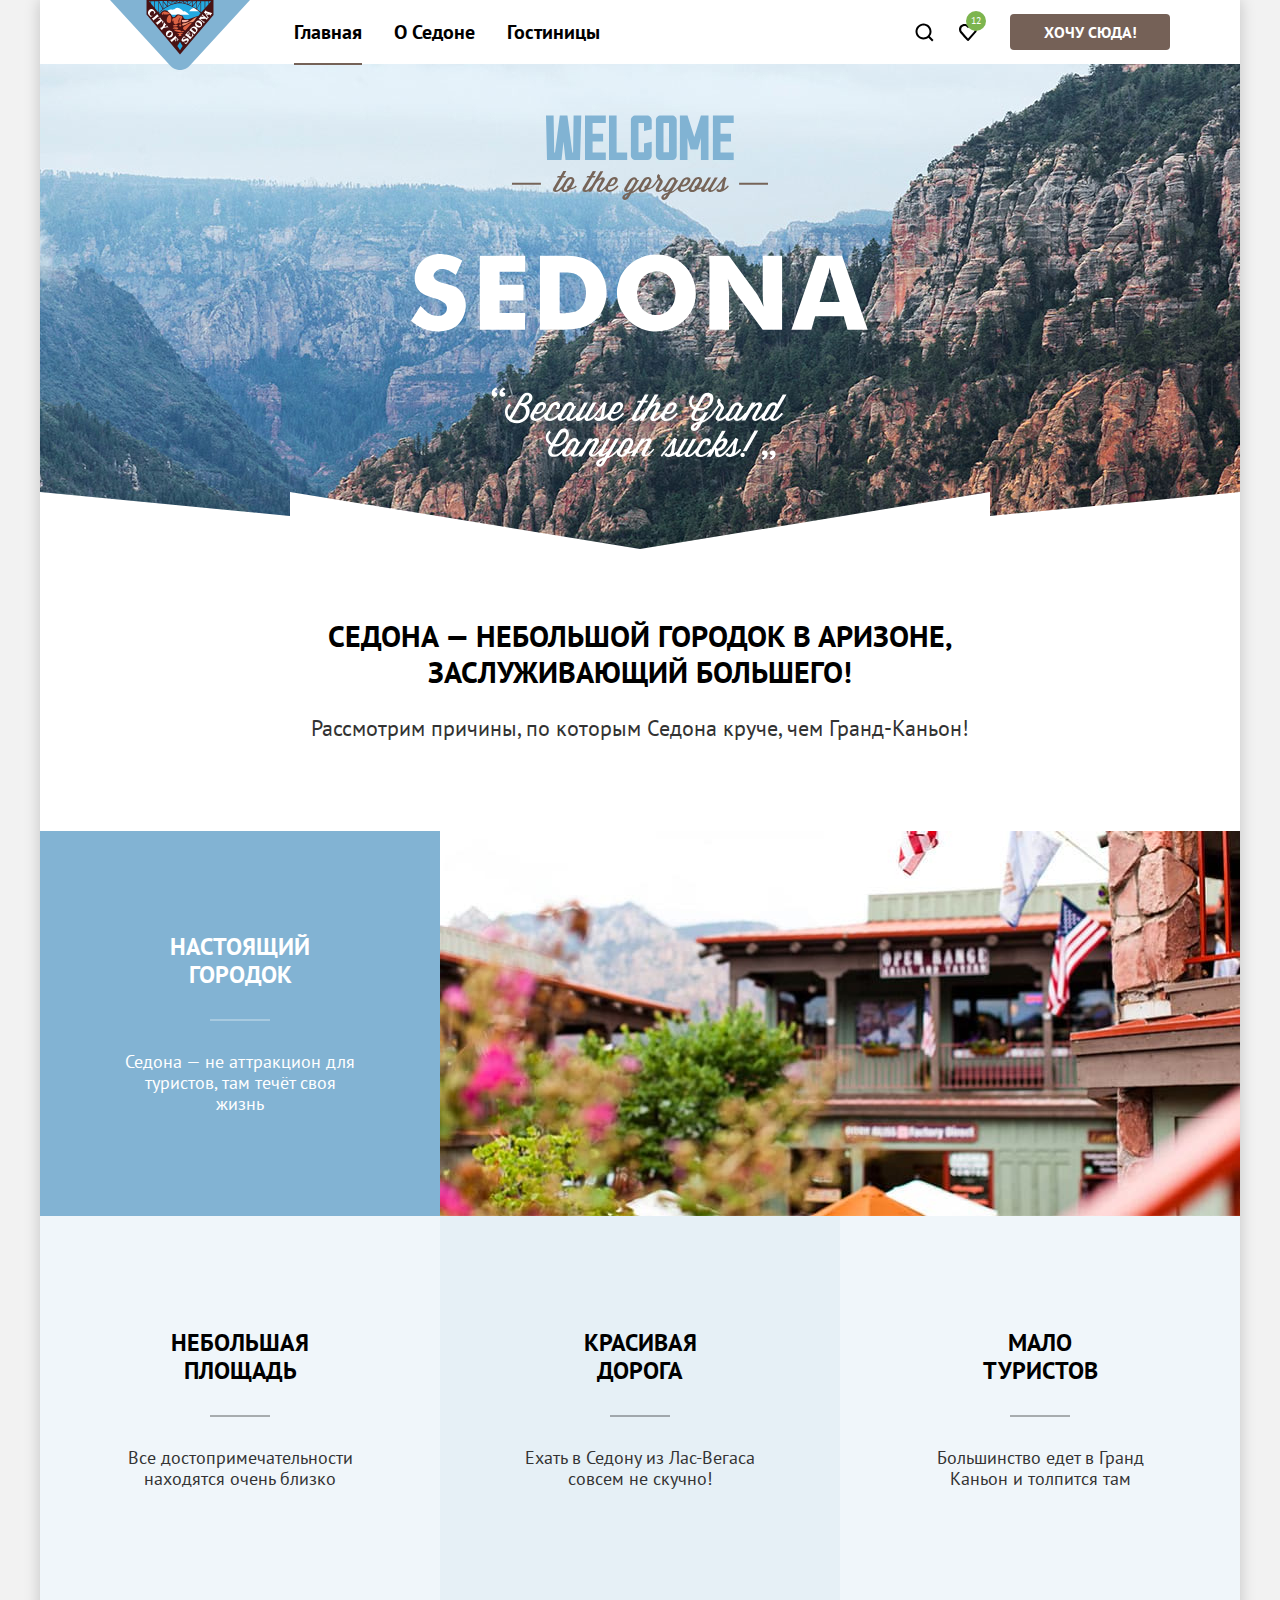
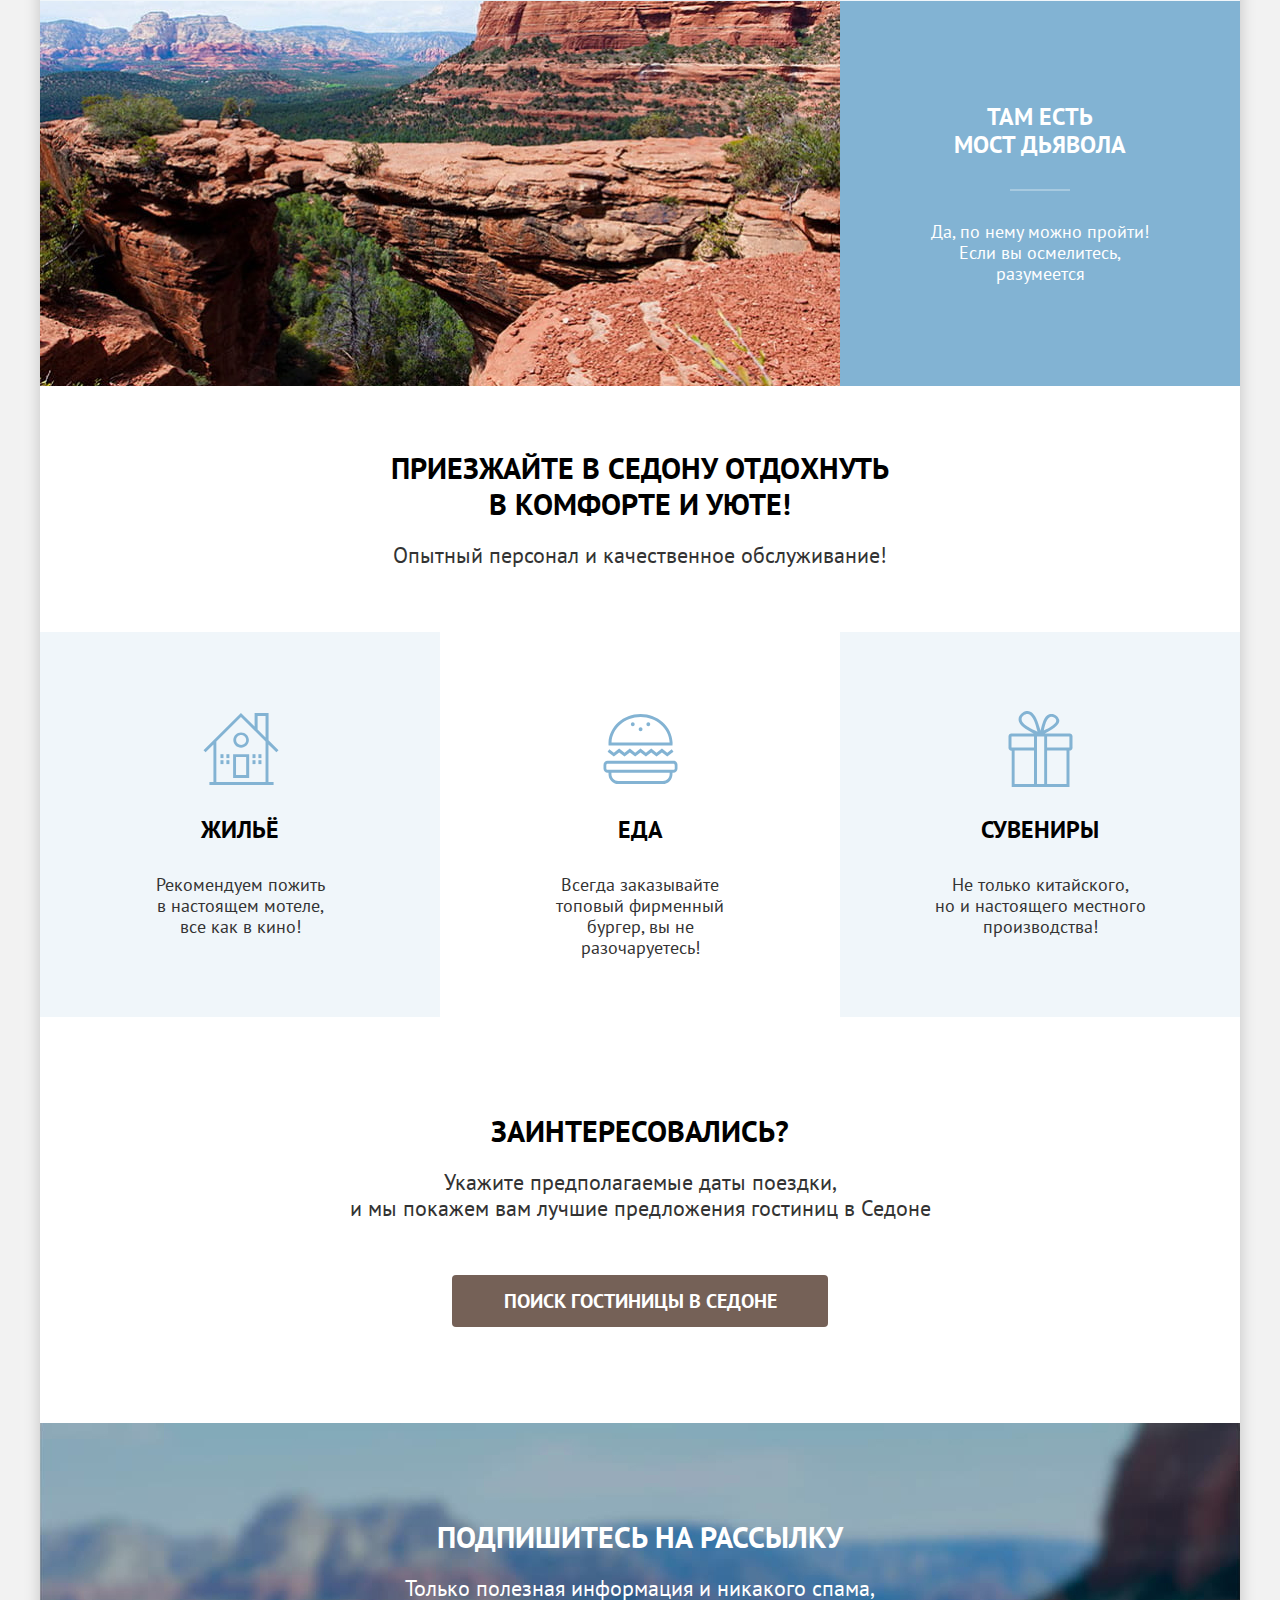
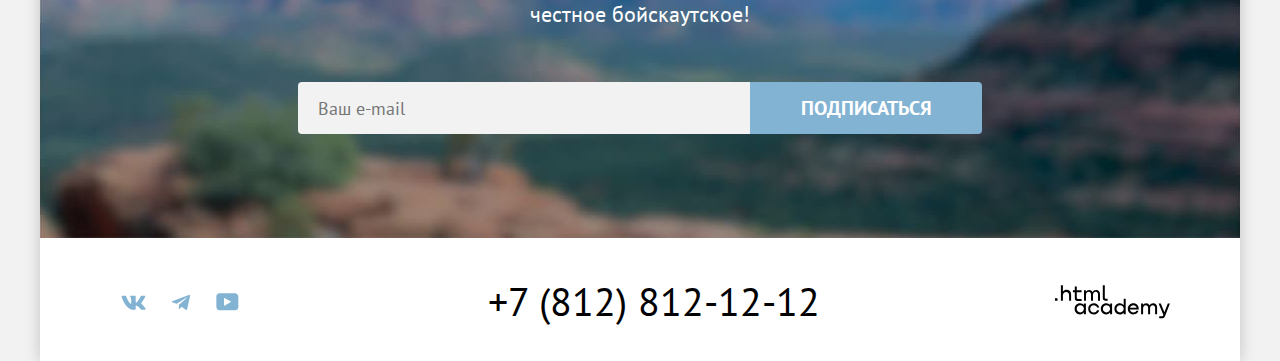
<file: index.html>
<!DOCTYPE html>
<html lang="ru">
  <head>
    <meta charset="utf-8">
    <title>HTML Academy: Седона</title>
    <link rel="stylesheet" href="styles/styles.css">
    <link rel="icon" href="favicon.ico">
    <link rel="icon" type="image/png" href="image/favicon.png">
  </head>
  <body>
    <div class="page-container">
     <header class="main-header" data-test="header">
       <a class="logo" href="index.html">
         <img class="logo-sedona" src="image/logo_sedona.svg" alt="Лого Sedona." width="140" height="70">
       </a>
       <nav class="header-navigation">
         <ul class="navigation-list navigation-site">
           <li class="navigation-item item-marker">
             <a class="navigation-link navigation-link--current-home">Главная</a>
           </li>
           <li class="navigation-item item-marker">
             <a class="navigation-link link-interaction" href="#">О Седоне</a>
           </li>
           <li class="navigation-item item-marker">
             <a class="navigation-link link-interaction" href="catalog.html">Гостиницы</a>
           </li>
         </ul>

         <ul class="navigation-list navigation-user">
           <li class="navigation-item-user item-marker">
             <a class=" link-search link-interaction" href="#">
               <span class="visually-hidden">Поиск.</span>
             </a>
           </li>
           <li class="navigation-item-user item-marker">
             <a class=" link-user link-interaction" href="#">
               <span class="visually-hidden">Избранное.</span>
             </a>
             <span class="quantity">12</span>
           </li>
         </ul>
         <div class="container-button-heder">
           <a class="button button-brown header-button button-disabled" href="#">Хочу сюда!</a>
        </div>
      </nav>
    </header>

    <main class="main-index" data-test="main">
      <section class="hero" data-test="hero">
        <h1 class="visually-hidden">Добро пожаловать в Седону.</h1>
        <img class="hero-welcom" src="image/welcome_sedona.svg" alt="Вид на горы Седоны." width="458" height="352">
      </section>

      <section class="about" data-test="advantages">
        <div class="container-about-title">
          <h2 class="about-title main-title">Седона — небольшой городок в Аризоне, заслуживающий большего!</h2>
          <p class="about-intro main-intro">Рассмотрим причины, по которым Седона круче, чем Гранд-Каньон!</p>
        </div>
        <ul class="about-list">
          <li class="about-item-white item-marker">
            <div class="container-about-subtitle">
              <h3 class="subtitle-about about-white-subtitle">Настоящий городок</h3>
              <p class="about-description">Седона — не аттракцион для туристов, там течёт своя жизнь</p>
            </div>
            <img class="about-view" src="image/street.jpg" alt="улица Седоны." width="800" height="385">
          </li>
          <li class="about-item-black item-marker">
            <h3 class="subtitle-about">Небольшая площадь</h3>
            <p class="about-description">Все достопримечательности находятся очень близко</p>
          </li>
          <li class="about-item-black-road item-marker">
            <h3 class="subtitle-about">Красивая<br>дорога</h3>
            <p class="about-description">Ехать в Седону из Лас-Вегаса совсем не скучно!</p>
          </li>
          <li class="about-item-black item-marker">
            <h3 class="subtitle-about">Мало<br>туристов</h3>
            <p class="about-description">Большинство едет в Гранд Каньон и толпится там</p>
          </li>
          <li class="about-item-white item-marker about-item-white-reverse">
            <div class="container-about-subtitle">
              <h3 class="subtitle-about about-white-subtitle">Там есть мост&nbsp;Дьявола</h3>
              <p class="about-description">Да, по нему можно пройти! Если вы осмелитесь, разумеется</p>
            </div>
            <img class="about-view" src="image/bridge_diablo.jpg" alt="Вид на мост Дьявола." width="800" height="385">
          </li>
        </ul>
      </section>

      <section class="services" data-test="service">
        <div class="container-services-title">
          <h2 class="service-title main-title">Приезжайте в Седону отдохнуть в комфорте и уюте!</h2>
          <p class="services-intro main-intro">Опытный персонал и качественное обслуживание!</p>
        </div>
        <ul class="services-list">
          <li class="services-item-house item-marker">
            <div class="container-item-services">
              <h3 class="services-item-title subtitle-services">Жильё</h3>
              <p class="services-description">Рекомендуем пожить в&nbsp;настоящем&nbsp;мотеле, все&nbsp;как&nbsp;в кино!</p>
            </div>
          </li>
          <li class="services-item-food item-marker">
            <div class="container-item-services">
              <h3 class="services-item-title subtitle-services">Еда</h3>
              <p class="services-description">Всегда заказывайте топовый&nbsp;фирменный бургер, вы не разочаруетесь!</p>
            </div>
          </li>
          <li class="services-item-souvenirs item-marker">
            <div class="container-item-services">
              <h3 class="services-item-title subtitle-services">Сувениры</h3>
              <p class="services-description">Не только китайского, но&nbsp;и&nbsp;настоящего местного производства!</p>
            </div>
          </li>
        </ul>
      </section>

      <section class="booking" data-test="search">
        <h2 class="booking-title main-title">Заинтересовались?</h2>
        <p class="booking-intro main-intro">Укажите предполагаемые даты поездки, и&nbsp;мы&nbsp;покажем&nbsp;вам&nbsp;лучшие предложения&nbsp;гостиниц в Седоне</p>
        <a class="booking-link-button button button-brown button-disabled" href="#">Поиск гостиницы в Седоне</a>
      </section>

      <section class="subscription" data-test="subscribe">
        <div class="container-subscription-title">
          <h2 class="subscription-content subscription-title main-title">Подпишитесь на рассылку</h2>
          <p class="subscription-content main-intro">Только полезная информация и никакого спама, честное бойскаутское!</p>
        </div>
        <form class="subscription-form" action="https://echo.htmlacademy.ru/courses" method="post">
          <label for="newsletter-email" class="visually-hidden">E-mail.</label>
          <input class="field" type="email" name="newsletter" placeholder="Ваш e-mail" id="newsletter-email" required>
          <button class="button newsletter-button button-blue button-disabled" type="submit">Подписаться</button>
        </form>
      </section>
    </main>

    <footer class="main-footer" data-test="footer">
      <ul class="social-list">
        <li class="social-item item-marker">
          <a class="social-icon" href="https://vk.com/htmlacademy">
            <span class="visually-hidden">Vkontakte.</span>
            <svg xmlns="http://www.w3.org/2000/svg" width="25" height="15">
              <path fill-rule="evenodd" d="M24.12 1.8c.16-.54 0-.94-.8-.94H20.7c-.67 0-.98.34-1.15.73 0 0-1.33 3.2-3.22 5.27-.61.6-.9.8-1.23.8-.16 0-.41-.2-.41-.75v-5.1c0-.66-.19-.95-.74-.95H9.82c-.42 0-.67.3-.67.59 0 .62.95.76 1.04 2.51v3.8c0 .83-.15.98-.48.98-.9 0-3.06-3.2-4.34-6.88-.25-.72-.5-1-1.18-1H1.57c-.75 0-.9.34-.9.73 0 .68.89 4.07 4.14 8.55 2.17 3.06 5.23 4.72 8 4.72 1.68 0 1.88-.37 1.88-1v-2.32c0-.74.16-.88.7-.88.38 0 1.05.19 2.6 1.66 1.79 1.75 2.08 2.54 3.08 2.54h2.63c.75 0 1.12-.37.9-1.1-.23-.72-1.08-1.77-2.2-3.02-.62-.71-1.54-1.48-1.82-1.86-.39-.5-.28-.71 0-1.15 0 0 3.2-4.42 3.54-5.93Z" clip-rule="evenodd"/>
            </svg>
          </a>
        </li>
        <li class="social-item item-marker">
          <a class="social-icon" href="https://t.me/htmlacademy">
            <span class="visually-hidden">Telegram.</span>
            <svg xmlns="http://www.w3.org/2000/svg" width="18" height="16">
              <path d="M16.79.96.84 7.1c-1.09.44-1.08 1.05-.2 1.32l4.1 1.28 9.47-5.98c.44-.27.85-.13.52.17l-7.68 6.93-.28 4.22c.41 0 .6-.2.83-.41l1.99-1.94 4.13 3.06c.77.42 1.31.2 1.5-.71l2.72-12.8c.28-1.1-.43-1.61-1.16-1.28Z"/>
            </svg>
          </a>
        </li>
        <li class="social-item item-marker">
          <a class="social-icon" href="https://www.youtube.com/user/htmlacademyru">
            <span class="visually-hidden">Youtube.</span>
            <svg xmlns="http://www.w3.org/2000/svg" width="23" height="18">
              <path d="M18.94.36H3.51C1.65.36.33 1.95.33 3.76v10.09c0 1.91 1.32 3.5 3.18 3.5h15.65c1.64 0 3.17-1.59 3.17-3.4V3.76c-.22-1.8-1.53-3.4-3.39-3.4ZM7.99 12.89V4.82l7.34 4.04-7.34 4.03Z"/>
            </svg>
          </a>
        </li>
      </ul>
      <a class="tel-link" href="tel:+78128121212">+7 (812) 812-12-12</a>
      <a class="footer-logo-html" href="https://htmlacademy.ru/">
        <svg aria-hidden="true" focusable="false" xmlns="http://www.w3.org/2000/svg" width="115" height="34" role="img" aria-label="HTML-академия.">
          <path d="M0 13.26v2.6h2.5v-2.6H0ZM11.6 4.86c-1.6 0-2.8.7-3.6 1.7h-.1V.36h-2v15.5h2v-5.3c0-2.1 1.3-3.6 3.3-3.6 1.8 0 2.9 1.4 2.9 3.2v5.7h2v-6.1c.1-3-1.8-4.9-4.5-4.9ZM26.6 5.16h-4.8v-3.7h-2v3.8h-1.9v2h1.9v6c0 1.7 1 2.7 2.7 2.7h4.1v-2h-3.7c-.7 0-1.1-.4-1.1-1.1v-5.7h4.8v-2ZM41.1 4.96c-1.6 0-2.9.8-3.5 2.1h-.1c-.6-1.2-1.8-2.1-3.4-2.1-1.4 0-2.5.8-3.1 1.8h-.1v-1.6H29v10.6h2v-5.4c0-2 1-3.5 2.6-3.5 1.5 0 2.4 1 2.4 2.6v6.3h2v-5.6c0-2.4 1.4-3.3 2.6-3.3 1.5 0 2.4 1 2.4 2.6v6.3h2v-6.5c.1-2.5-1.4-4.3-3.9-4.3ZM47.8 13.06c0 1.7 1 2.7 2.8 2.7h2v-2h-1.7c-.7 0-1.1-.4-1.1-1.1V.36h-2v12.7ZM28.9 20.06c-.9-1.1-2.2-1.8-3.9-1.8-3.1 0-5.4 2.3-5.4 5.6s2.3 5.6 5.4 5.6c1.8 0 3-.8 3.8-1.9h.1v1.6h2v-10.6h-2v1.5Zm-3.6 7.4c-2.2 0-3.6-1.6-3.6-3.6s1.4-3.6 3.6-3.6 3.6 1.6 3.6 3.6c0 1.9-1.4 3.6-3.6 3.6ZM44.2 22.36c-.5-2.4-2.6-4.1-5.4-4.1a5.4 5.4 0 0 0-5.6 5.6c0 3.1 2.2 5.6 5.6 5.6 2.8 0 4.9-1.8 5.4-4.2h-2.1a3.4 3.4 0 0 1-3.3 2.3c-2.2 0-3.6-1.6-3.6-3.6s1.4-3.6 3.6-3.6c1.6 0 2.8 1 3.3 2.2h2.1v-.2ZM55.1 20.06c-.9-1.1-2.2-1.8-3.9-1.8-3.1 0-5.4 2.3-5.4 5.6s2.3 5.6 5.4 5.6c1.8 0 3-.8 3.8-1.9h.1v1.6h2v-10.6h-2v1.5Zm-3.6 7.4c-2.2 0-3.6-1.6-3.6-3.6s1.4-3.6 3.6-3.6 3.6 1.6 3.6 3.6c0 1.9-1.5 3.6-3.6 3.6ZM68.7 20.16c-.9-1.1-2.2-1.9-3.9-1.9-3.1 0-5.4 2.3-5.4 5.6s2.2 5.6 5.4 5.6c1.7 0 3-.8 3.8-1.8h.1v1.5h2v-15.4h-2v6.4Zm-3.6 7.3c-2.2 0-3.6-1.6-3.6-3.6s1.4-3.6 3.6-3.6 3.6 1.6 3.6 3.6c-.1 2-1.5 3.6-3.6 3.6ZM78.3 18.26c-3.3 0-5.5 2.5-5.5 5.6 0 3 2.1 5.6 5.5 5.6 2.5 0 4.5-1.3 5.2-3.6h-2.1c-.5 1-1.6 1.6-3 1.6-1.9 0-3.3-1.3-3.4-2.9h8.8c.2-3.6-2-6.3-5.5-6.3Zm0 1.9c1.7 0 3 1 3.3 2.6h-6.5c.3-1.5 1.5-2.6 3.2-2.6ZM98.2 18.26c-1.6 0-2.9.8-3.6 2h-.1c-.6-1.2-1.8-2-3.4-2-1.4 0-2.5.7-3.1 1.8v-1.5h-1.9v10.6h2v-5.4c0-2 1-3.4 2.6-3.5 1.5 0 2.4 1 2.4 2.6v6.3h2v-5.6c0-2.4 1.4-3.3 2.6-3.3 1.5 0 2.4 1 2.4 2.6v6.3h2v-6.5c.1-2.6-1.4-4.4-3.9-4.4ZM109.4 27.36l-3.6-8.9h-2.2l4.8 11.6c-.3.9-.7 1.2-1.7 1.2h-2.5v2h2.5c1.8 0 2.8-.8 3.5-2.6l4.7-12.2h-2.1l-3.4 8.9Z"/>
        </svg>
      </a>
    </footer>

    <div class="modal-container modal-container-close">
      <div class="modal-window">
        <button class="modal-button" type="button">
          <span class="visually-hidden">Закрыть окно поиска гостиницы.</span>
        </button>
        <section class="modal-content">
          <h2 class="modal-title">Поиск гостиницы в Седоне</h2>
          <form class="modal-booking" action="https://echo.htmlacademy.ru/courses" method="post">
            <fieldset class="modal-booking-date modal-booking-form">
              <legend class="visually-hidden">Даты бронирования.</legend>
              <div class="booking-date">
                <label for="arrival-date-input" class="label-info-date">Дата заезда:</label>
                <input class="date-input" type="text" name="arrival-date" id="arrival-date-input" placeholder="Укажите дату" value="27 апреля 2020" required>
                <span class="date-comment input-error-date">Мы не можем отправить вас в прошлое.</span>
              </div>
              <div class="booking-date">
                <label for="departure-date-input" class="label-info-date">Дата выезда:</label>
                <input class="date-input" type="text" name="departure-of-date" id="departure-date-input" placeholder="Укажите дату" value="1 сентября 2023" required>
                <span class="date-comment">На эти даты есть свободные номера. Пока есть.</span>
              </div>
            </fieldset>

            <fieldset class="number-of-guests modal-booking-form">
              <legend class="visually-hidden">Количество гостей.</legend>
              <div class="guest-age">
                <label for="adult-guests-input" class="label-info-guest label-info-age">Взрослые:</label>
                <button type="button" class="modal-minus-button modal-number-button">
                  <span class="visually-hidden">Уменьшить количество.</span>
                </button>
                <input type="number" name="adult-guests" value="2" placeholder="1" min="1" max="99" id="adult-guests-input" class="guests-number-input" required>
                <button type="button" class="modal-plus-button modal-number-button">
                  <span class="visually-hidden">Увеличить количество.</span>
                </button>
              </div>

              <div class="guest-age guest-age-children">
                <div class="info-children-tooltip ">
                  <label for="children-input" class="label-info-guest">Дети:</label>
                  <span class="tooltip">
                    <button class="tooltip-button" type="button" aria-labelledby="tooltip-label-date"></button>
                    <span class="tooltip-text" role="tooltip" id="tooltip-label-date">Укажите количество детей, которые будут с вами, возраст которых от 6 до 18 лет. Дети до 6 лет размещаются бесплатно.</span>
                  </span>
                </div>
                <button type="button" class="modal-minus-button modal-number-button">
                  <span class="visually-hidden">Уменьшить количество.</span>
                </button>
                <input type="number" name="children" value="2" placeholder="0" min="0" max="999" id="children-input" class="guests-number-input" required>
                <button type="button" class="modal-plus-button modal-number-button">
                  <span class="visually-hidden">Увеличить количество.</span>
                </button>
              </div>
            </fieldset>
            <button type="submit" class="modal-search-button button button-blue">Найти</button>
          </form>
        </section>
      </div>
    </div>
  </div>
  </body>
</html>
</file>
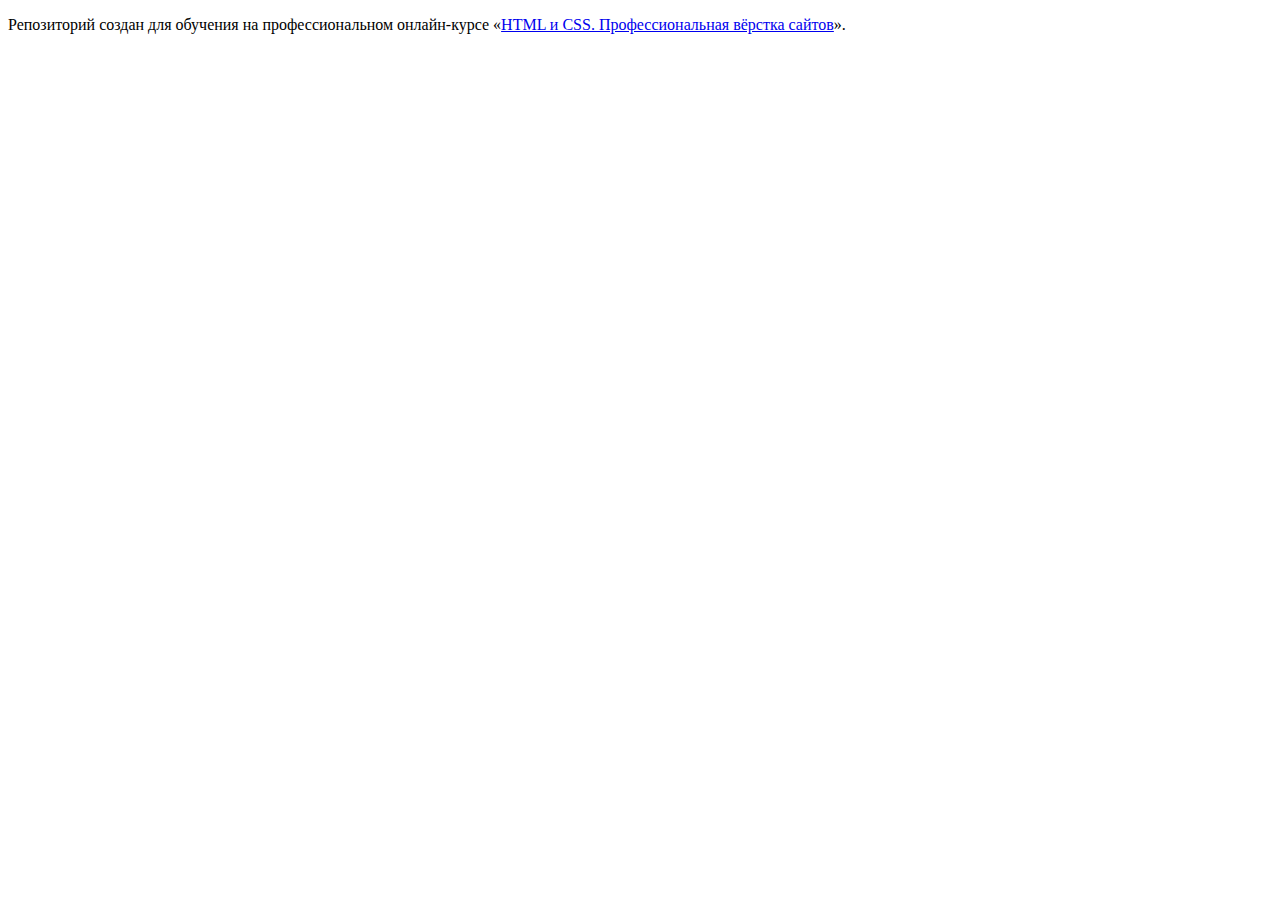
<file: 1/index.html>
<!DOCTYPE html>
<html lang="ru">
  <head>
    <meta charset="utf-8">
    <title>HTML Academy: Седона</title>
    <base href="https://htmlacademy-htmlcss.github.io/2384389-sedona-37/1/">
</head>
  <body>

    <p>Репозиторий создан для обучения на профессиональном онлайн‑курсе «<a href="https://htmlacademy.ru/intensive/htmlcss">HTML и CSS. Профессиональная вёрстка сайтов</a>».</p>

  </body>
</html>
</file>
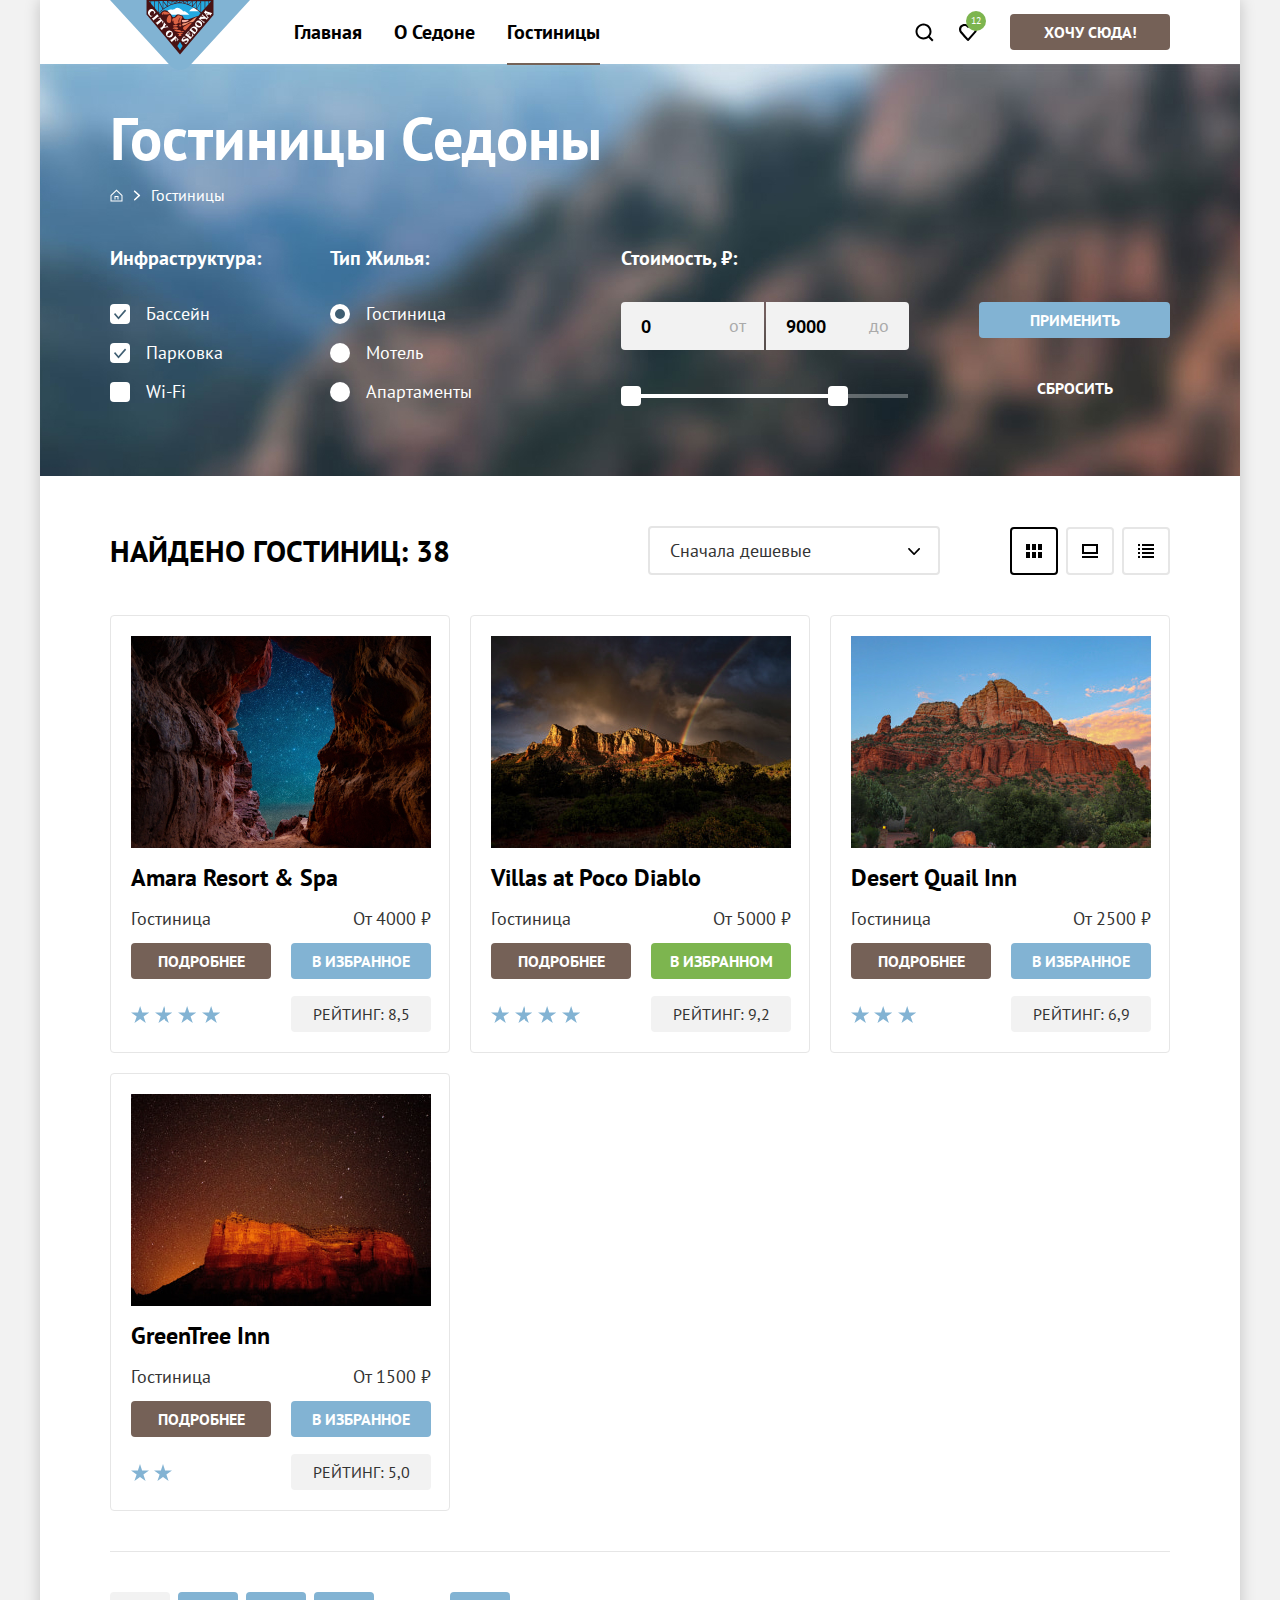
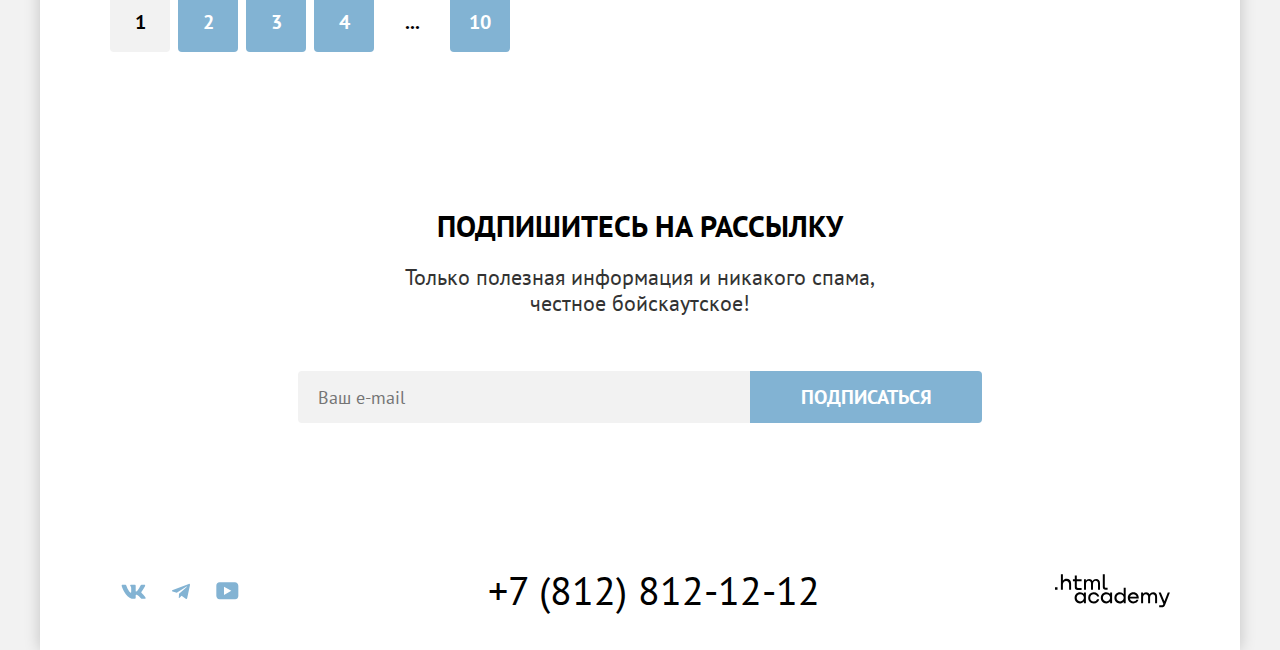
<file: catalog.html>
<!DOCTYPE html>
<html lang="ru">
  <head>
    <meta charset="utf-8">
    <title>HTML Academy: Седона</title>
    <link rel="stylesheet" href="styles/styles.css">
    <link rel="icon" href="favicon.ico">
    <link rel="icon" type="image/png" href="image/favicon.png">
  </head>
  <body>
    <div class="page-container">
      <header class="main-header" data-test="header">
        <a class="logo logo-catalog" href="index.html">
          <img class="logo-sedona" src="image/logo_sedona.svg" alt="Лого Sedona." width="140" height="70">
        </a>
        <nav class="header-navigation">
          <ul class="navigation-list navigation-site">
            <li class="navigation-item item-marker">
              <a class="navigation-link link-interaction" href="index.html">Главная</a>
            </li>
            <li class="navigation-item item-marker">
              <a class="navigation-link link-interaction" href="#">О Седоне</a>
            </li>
            <li class="navigation-item item-marker">
              <a class="navigation-link navigation-link--current-hotels">Гостиницы</a>
            </li>
          </ul>

          <ul class="navigation-list navigation-user">
            <li class="navigation-item-user item-marker">
              <a class="navigation-link link-search link-interaction" href="#">
                <span class="visually-hidden">Поиск.</span>
              </a>
            </li>
            <li class="navigation-item-user item-marker">
              <a class="navigation-link link-user link-interaction" href="#">
                <span class="visually-hidden">Избранное.</span>
              </a>
              <span class="quantity">12</span>
            </li>
          </ul>
          <div class="container-button-heder">
            <a class="button button-brown header-button" href="#">Хочу сюда!</a>
          </div>
        </nav>
      </header>

      <main class="inner main-index" data-test="main">
        <section class="filter" data-test="filter">
          <h1 class="filter-title">Гостиницы Седоны</h1>
          <ul class="breadcrumbs-list">
            <li class="breadcrumbs-item item-marker">
              <a class="breadcrumbs-link breadcrumbs-link-home" href="index.html">
                <span class="visually-hidden">Главная.</span>
              </a>
            </li>
            <li class="breadcrumbs-item item-marker">
              <a class="breadcrumbs-link">Гостиницы</a>
            </li>
          </ul>

          <form class="filter-catalog" action="#" method="get">
            <fieldset class="filter-catalog-group">
              <legend class="filter-catalog-group-title">Инфраструктура:</legend>
              <ul class="filter-catalog-list">
                <li class="filter-catalog-item item-marker">
                  <label class="control">
                    <input class="control-input" type="checkbox" name="pool" checked>
                     Бассейн
                  </label>
                </li>
                <li class="filter-catalog-item item-marker">
                  <label class="control">
                    <input class="control-input" type="checkbox" name="parking" checked>
                     Парковка
                  </label>
                </li>
                <li class="filter-catalog-item item-marker">
                  <label class="control">
                    <input class="control-input" type="checkbox" name="Wi-Fi">
                     Wi-Fi
                  </label>
                </li>
              </ul>
            </fieldset>

            <fieldset class="filter-catalog-group filter-catalog-group-house">
              <legend class="filter-catalog-group-title">Тип жилья:</legend>
              <ul class="filter-catalog-list">
                <li class="filter-catalog-item item-marker">
                  <label class="control">
                    <input class="control-input" type="radio" name="type-of-housing" value="hotel" checked >
                     Гостиница
                  </label>
                </li>
                <li class="filter-catalog-item item-marker">
                  <label class="control">
                    <input class="control-input" type="radio" name="type-of-housing" value="motel">
                     Мотель
                  </label>
                </li>
                <li class="filter-catalog-item item-marker">
                  <label class="control">
                    <input class="control-input" type="radio" name="type-of-housing" value="apartments">
                     Апартаменты
                  </label>
                </li>
              </ul>
            </fieldset>

            <fieldset class="filter-catalog-group filter-catalog-group-price ">
              <legend class="filter-catalog-group-title">Стоимость, ₽:</legend>
              <div class="container-price">
                <label class="filter-price">
                  <span class="filter-price-min">от</span>
                  <input class="catalog-price-input catalog-price-input-min" type="text" name="price-min" value="0" placeholder="минимальное значение" required>
                </label>
                <label class="filter-price">
                  <span class="filter-price-max">до</span>
                  <input class="catalog-price-input catalog-price-input-max" type="text" name="price-max" value="9000" placeholder="максимальное значение" required>
                </label>
              </div>

              <div class="range-scale">
                <div class="range-bar" style="left: 0; width: 226px">
                  <button type="button" class="range-toggle toggle-min">
                    <span class="visually-hidden">Установить минимальную цену.</span>
                  </button>
                  <button type="button" class="range-toggle toggle-max">
                    <span class="visually-hidden">Установить максимальную цену.</span>
                  </button>
                </div>
              </div>
            </fieldset>

            <div class="container-price-button">
              <button class="button button-blue button-catalog-filter button-disabled" type="submit">Применить</button>
              <button class="button button-reset button-catalog-filter" type="reset">Сбросить</button>
            </div>
          </form>
        </section>

        <section class="catalog-hotel" data-test="catalog">
          <h2 class="visually-hidden">Каталог гостиниц.</h2>
          <div class="container-hotel-select">
            <p class="catalog-card-search main-title">Найдено гостиниц:
              <span class="search-result"> 38</span>
            </p>
            <div class="select-container">
              <select class="catalog-select-control" aria-label="Сортировка.">
                <option value="cheap">Сначала дешевые</option>
                <option value="expensive">Сначала дорогие</option>
              </select>
            </div>

            <ul class="catalog-view-list">
              <li class="catalog-view-item item-marker">
                <a class="view-card-link view-link view-link--current" href="#">
                  <span class="visually-hidden">показать карточки.</span>
                </a>
              </li>
              <li class="catalog-view-item item-marker">
                <a class="view-big-card-link view-link" href="#">
                  <span class="visually-hidden">показать большие карточки.</span>
                </a>
              </li>
              <li class="catalog-view-item item-marker">
                <a class="view-list-link view-link" href="#">
                  <span class="visually-hidden">показать списком.</span>
                </a>
              </li>
            </ul>
          </div>

          <div class="container-card-list">
            <ul class="catalog-card-list">
              <li class="catalog-card-item item-marker">
                <a class="catalog-card-link card-link-img" href="#">
                  <img class="card-photo" src="image/hotel_amara_resort_&_spa.jpg" alt="гостиница Amara Resort & Spa." width="300" height="212" >
                </a>
                <a class="catalog-card-link catalog-card-link-title" href="#">
                  <h3 class="catalog-card-title">Amara Resort & Spa</h3>
                </a>
                <p class="type">Гостиница</p>
                <p class="price">От 4000 ₽</p>
                <a class="catalog-card-link button button-brown card-button button-disabled" href="#">Подробнее</a>
                <button class="button button-blue card-button button-disabled" type="button">В избранное</button>
                <p class="catalog-hotel-stars four-stars">
                  <span class="visually-hidden">4 звезды.</span>
                </p>
                <p class="catalog-hotel-rating">Рейтинг: 8,5</p>
              </li>

              <li class="catalog-card-item item-marker">
                <a class="catalog-card-link card-link-img" href="#">
                  <img class="card-photo" src="image/hotel_villas_at_poco_diablo.jpg" alt="гостиница Villas at Poco Diablo." width="300" height="212">
                </a>
                <a class="catalog-card-link catalog-card-link-title" href="#">
                  <h3 class="catalog-card-title">Villas at Poco Diablo</h3>
                </a>
                <p class="type">Гостиница</p>
                <p class="price">От 5000 ₽</p>
                <a class="catalog-card-link button button-brown card-button button-disabled" href="#">Подробнее</a>
                <button class="button button-selection-green card-button button-disabled" type="button">В избранном</button>
                <p class="catalog-hotel-stars four-stars">
                  <span class="visually-hidden">4 звезды.</span>
                </p>
                <p class="catalog-hotel-rating">Рейтинг: 9,2</p>
              </li>

              <li class="catalog-card-item item-marker">
                <a class="catalog-card-link card-link-img" href="#">
                  <img class="card-photo" src="image/hotel_desert_quail_inn.jpg" alt="гостиница Desert Quail Inn." width="300" height="212">
                </a>
                <a class="catalog-card-liphotonk catalog-card-link-title" href="#">
                  <h3 class="catalog-card-title">Desert Quail Inn</h3>
                </a>
                <p class="type">Гостиница</p>
                <p class="price">От 2500 ₽</p>
                <a class="catalog-card-link button button-brown card-button button-disabled" href="#">Подробнее</a>
                <button class="button button-blue card-button button-disabled" type="button">В избранное</button>
                <p class="catalog-hotel-stars three-stars">
                  <span class="visually-hidden">3 звезды.</span>
                </p>
                <p class="catalog-hotel-rating">Рейтинг: 6,9</p>
              </li>

              <li class="catalog-card-item item-marker">
                <a class="catalog-card-link card-link-img" href="#">
                  <img class="card-photo" src="image/hotel_greentree_inn.jpg" alt="гостиница GreenTree Inn." width="300" height="212">
                </a>
                <a class="catalog-card-link catalog-card-link-title" href="#">
                  <h3 class="catalog-card-title">GreenTree Inn</h3>
                </a>
                <p class="type">Гостиница</p>
                <p class="price">От 1500 ₽</p>
                <a class="catalog-card-link button button-brown card-button button-disabled" href="#">Подробнее</a>
                <button class="button button-blue card-button button-disabled" type="button">В избранное</button>
                <p class="catalog-hotel-stars two-stars">
                  <span class="visually-hidden">2 звезды.</span>
                </p>
                <p class="catalog-hotel-rating">Рейтинг: 5,0</p>
              </li>
            </ul>
          </div>

          <ul class="pagination-list">
            <li class="pagination-item pagination-item-current item-marker">
              <a class="pagination-link-button pagination-current button-grey">1</a>
            </li>
            <li class="pagination-item item-marker">
              <a class="pagination-link-button button-blue" href="#">2</a>
            </li>
            <li class="pagination-item item-marker">
              <a class="pagination-link-button button-blue" href="#">3</a>
            </li>
            <li class="pagination-item item-marker">
              <a class="pagination-link-button button-blue" href="#">4</a>
            </li>
            <li class="pagination-item item-marker">
              <span class="pagination-link-button-interval">...</span>
            </li>
            <li class="pagination-item item-marker">
              <a class="pagination-link-button button-blue" href="#">10</a>
            </li>
          </ul>
        </section>

        <section class="subscription subscription-catalog" data-test="subscribe">
          <div class="container-subscription-title">
            <h2 class="subscription-title main-title">Подпишитесь на рассылку</h2>
            <p class="subscription-intro main-intro">Только полезная информация и никакого спама, честное бойскаутское!</p>
          </div>
          <form class="subscription-form" action="https://echo.htmlacademy.ru/courses" method="post">
            <label for="newsletter-email" class="visually-hidden">E-mail.</label>
            <input class="field" type="email" name="newsletter" placeholder="Ваш e-mail" id="newsletter-email" required>
            <button class="button newsletter-button button-blue" type="submit">Подписаться</button>
          </form>
        </section>
      </main>

      <footer class="main-footer" data-test="footer">
        <ul class="social-list">
          <li class="social-item item-marker">
            <a class="social-icon" href="https://vk.com/htmlacademy">
              <span class="visually-hidden">Vkontakte.</span>
              <svg xmlns="http://www.w3.org/2000/svg" width="25" height="15">
                <path fill-rule="evenodd" d="M24.12 1.8c.16-.54 0-.94-.8-.94H20.7c-.67 0-.98.34-1.15.73 0 0-1.33 3.2-3.22 5.27-.61.6-.9.8-1.23.8-.16 0-.41-.2-.41-.75v-5.1c0-.66-.19-.95-.74-.95H9.82c-.42 0-.67.3-.67.59 0 .62.95.76 1.04 2.51v3.8c0 .83-.15.98-.48.98-.9 0-3.06-3.2-4.34-6.88-.25-.72-.5-1-1.18-1H1.57c-.75 0-.9.34-.9.73 0 .68.89 4.07 4.14 8.55 2.17 3.06 5.23 4.72 8 4.72 1.68 0 1.88-.37 1.88-1v-2.32c0-.74.16-.88.7-.88.38 0 1.05.19 2.6 1.66 1.79 1.75 2.08 2.54 3.08 2.54h2.63c.75 0 1.12-.37.9-1.1-.23-.72-1.08-1.77-2.2-3.02-.62-.71-1.54-1.48-1.82-1.86-.39-.5-.28-.71 0-1.15 0 0 3.2-4.42 3.54-5.93Z" clip-rule="evenodd"/>
              </svg>
            </a>
          </li>
          <li class="social-item item-marker">
            <a class="social-icon" href="https://t.me/htmlacademy">
              <span class="visually-hidden">Telegram.</span>
              <svg xmlns="http://www.w3.org/2000/svg" width="18" height="16">
                <path d="M16.79.96.84 7.1c-1.09.44-1.08 1.05-.2 1.32l4.1 1.28 9.47-5.98c.44-.27.85-.13.52.17l-7.68 6.93-.28 4.22c.41 0 .6-.2.83-.41l1.99-1.94 4.13 3.06c.77.42 1.31.2 1.5-.71l2.72-12.8c.28-1.1-.43-1.61-1.16-1.28Z"/>
              </svg>
            </a>
          </li>
          <li class="social-item item-marker">
            <a class="social-icon" href="https://www.youtube.com/user/htmlacademyru">
              <span class="visually-hidden">Youtube.</span>
              <svg xmlns="http://www.w3.org/2000/svg" width="23" height="18">
                <path d="M18.94.36H3.51C1.65.36.33 1.95.33 3.76v10.09c0 1.91 1.32 3.5 3.18 3.5h15.65c1.64 0 3.17-1.59 3.17-3.4V3.76c-.22-1.8-1.53-3.4-3.39-3.4ZM7.99 12.89V4.82l7.34 4.04-7.34 4.03Z"/>
              </svg>
            </a>
          </li>
        </ul>
        <a class="tel-link" href="tel:+78128121212">+7 (812) 812-12-12</a>
        <a class="footer-logo-html" href="https://htmlacademy.ru/">
          <svg aria-hidden="true" focusable="false" xmlns="http://www.w3.org/2000/svg" width="115" height="34" role="img" aria-label="HTML-академия.">
            <path d="M0 13.26v2.6h2.5v-2.6H0ZM11.6 4.86c-1.6 0-2.8.7-3.6 1.7h-.1V.36h-2v15.5h2v-5.3c0-2.1 1.3-3.6 3.3-3.6 1.8 0 2.9 1.4 2.9 3.2v5.7h2v-6.1c.1-3-1.8-4.9-4.5-4.9ZM26.6 5.16h-4.8v-3.7h-2v3.8h-1.9v2h1.9v6c0 1.7 1 2.7 2.7 2.7h4.1v-2h-3.7c-.7 0-1.1-.4-1.1-1.1v-5.7h4.8v-2ZM41.1 4.96c-1.6 0-2.9.8-3.5 2.1h-.1c-.6-1.2-1.8-2.1-3.4-2.1-1.4 0-2.5.8-3.1 1.8h-.1v-1.6H29v10.6h2v-5.4c0-2 1-3.5 2.6-3.5 1.5 0 2.4 1 2.4 2.6v6.3h2v-5.6c0-2.4 1.4-3.3 2.6-3.3 1.5 0 2.4 1 2.4 2.6v6.3h2v-6.5c.1-2.5-1.4-4.3-3.9-4.3ZM47.8 13.06c0 1.7 1 2.7 2.8 2.7h2v-2h-1.7c-.7 0-1.1-.4-1.1-1.1V.36h-2v12.7ZM28.9 20.06c-.9-1.1-2.2-1.8-3.9-1.8-3.1 0-5.4 2.3-5.4 5.6s2.3 5.6 5.4 5.6c1.8 0 3-.8 3.8-1.9h.1v1.6h2v-10.6h-2v1.5Zm-3.6 7.4c-2.2 0-3.6-1.6-3.6-3.6s1.4-3.6 3.6-3.6 3.6 1.6 3.6 3.6c0 1.9-1.4 3.6-3.6 3.6ZM44.2 22.36c-.5-2.4-2.6-4.1-5.4-4.1a5.4 5.4 0 0 0-5.6 5.6c0 3.1 2.2 5.6 5.6 5.6 2.8 0 4.9-1.8 5.4-4.2h-2.1a3.4 3.4 0 0 1-3.3 2.3c-2.2 0-3.6-1.6-3.6-3.6s1.4-3.6 3.6-3.6c1.6 0 2.8 1 3.3 2.2h2.1v-.2ZM55.1 20.06c-.9-1.1-2.2-1.8-3.9-1.8-3.1 0-5.4 2.3-5.4 5.6s2.3 5.6 5.4 5.6c1.8 0 3-.8 3.8-1.9h.1v1.6h2v-10.6h-2v1.5Zm-3.6 7.4c-2.2 0-3.6-1.6-3.6-3.6s1.4-3.6 3.6-3.6 3.6 1.6 3.6 3.6c0 1.9-1.5 3.6-3.6 3.6ZM68.7 20.16c-.9-1.1-2.2-1.9-3.9-1.9-3.1 0-5.4 2.3-5.4 5.6s2.2 5.6 5.4 5.6c1.7 0 3-.8 3.8-1.8h.1v1.5h2v-15.4h-2v6.4Zm-3.6 7.3c-2.2 0-3.6-1.6-3.6-3.6s1.4-3.6 3.6-3.6 3.6 1.6 3.6 3.6c-.1 2-1.5 3.6-3.6 3.6ZM78.3 18.26c-3.3 0-5.5 2.5-5.5 5.6 0 3 2.1 5.6 5.5 5.6 2.5 0 4.5-1.3 5.2-3.6h-2.1c-.5 1-1.6 1.6-3 1.6-1.9 0-3.3-1.3-3.4-2.9h8.8c.2-3.6-2-6.3-5.5-6.3Zm0 1.9c1.7 0 3 1 3.3 2.6h-6.5c.3-1.5 1.5-2.6 3.2-2.6ZM98.2 18.26c-1.6 0-2.9.8-3.6 2h-.1c-.6-1.2-1.8-2-3.4-2-1.4 0-2.5.7-3.1 1.8v-1.5h-1.9v10.6h2v-5.4c0-2 1-3.4 2.6-3.5 1.5 0 2.4 1 2.4 2.6v6.3h2v-5.6c0-2.4 1.4-3.3 2.6-3.3 1.5 0 2.4 1 2.4 2.6v6.3h2v-6.5c.1-2.6-1.4-4.4-3.9-4.4ZM109.4 27.36l-3.6-8.9h-2.2l4.8 11.6c-.3.9-.7 1.2-1.7 1.2h-2.5v2h2.5c1.8 0 2.8-.8 3.5-2.6l4.7-12.2h-2.1l-3.4 8.9Z"/>
          </svg>
        </a>
      </footer>
    </div>
  </body>
</html>
</file>
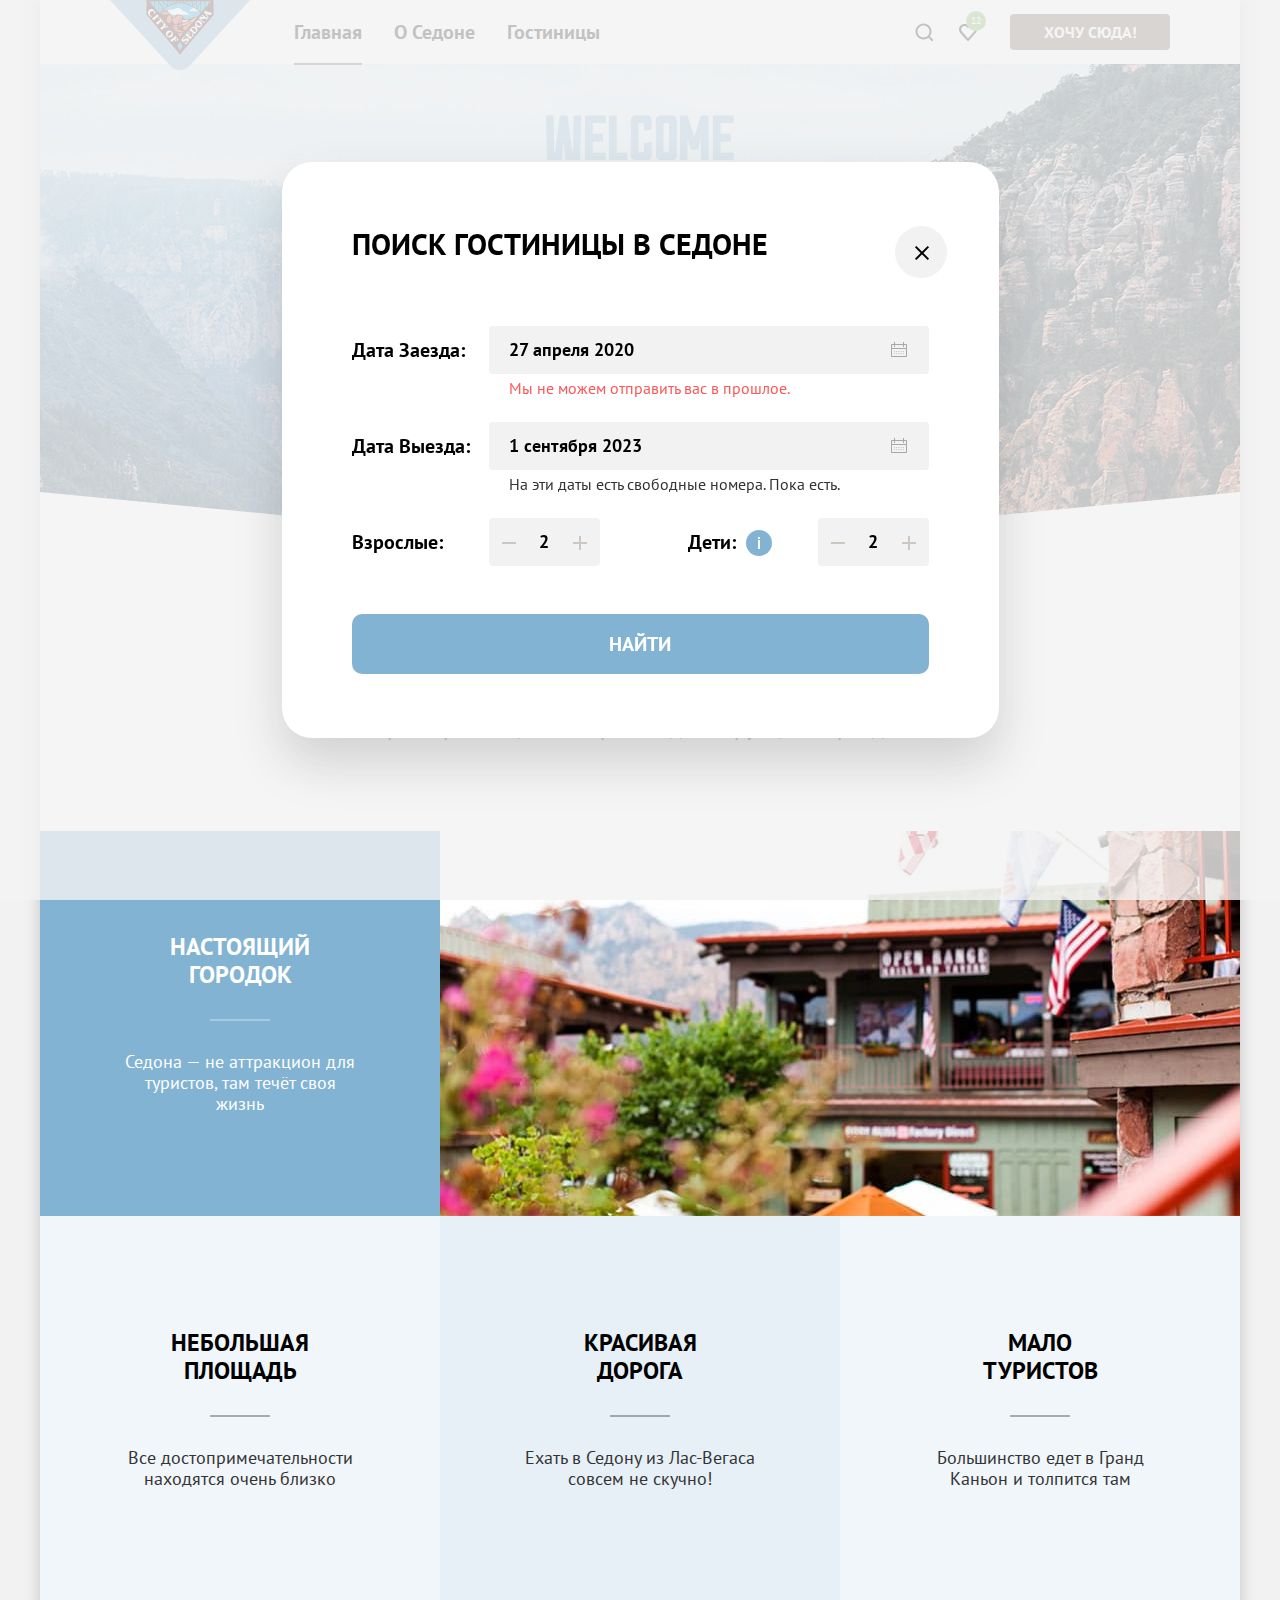
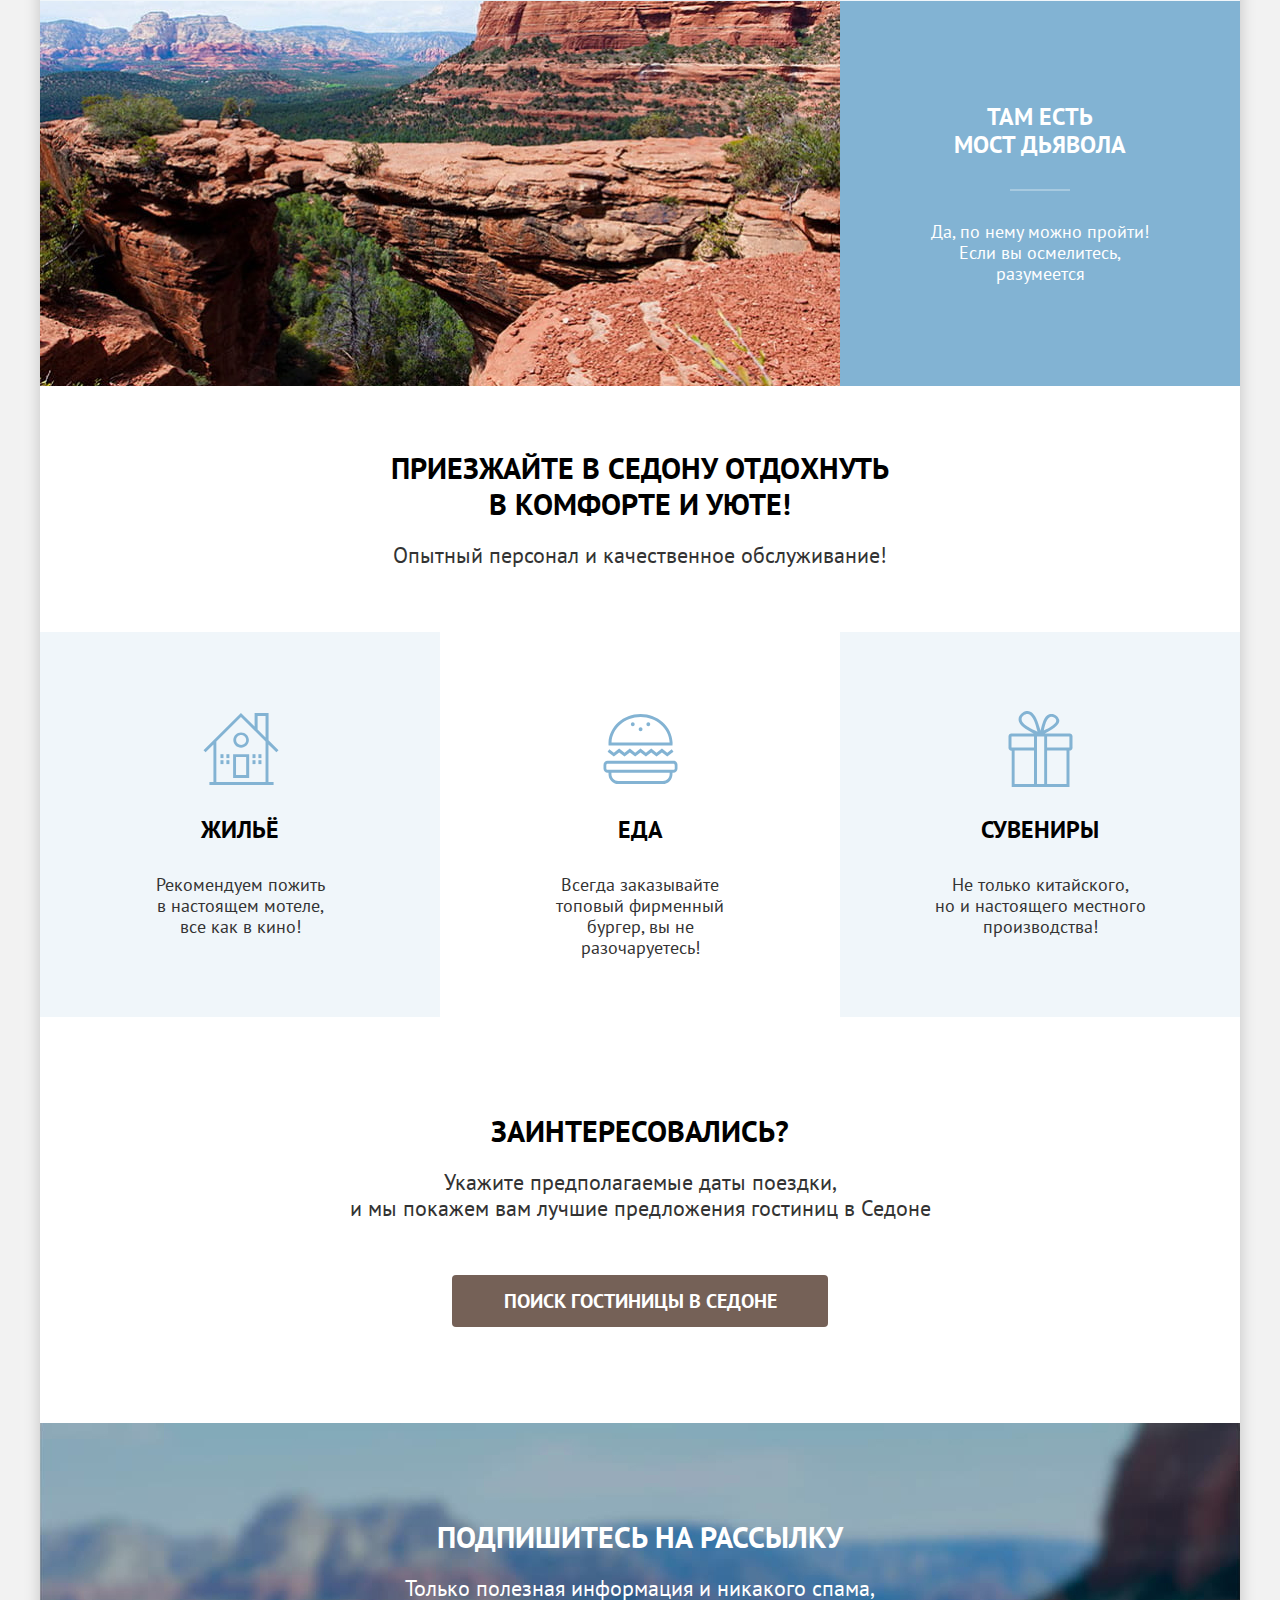
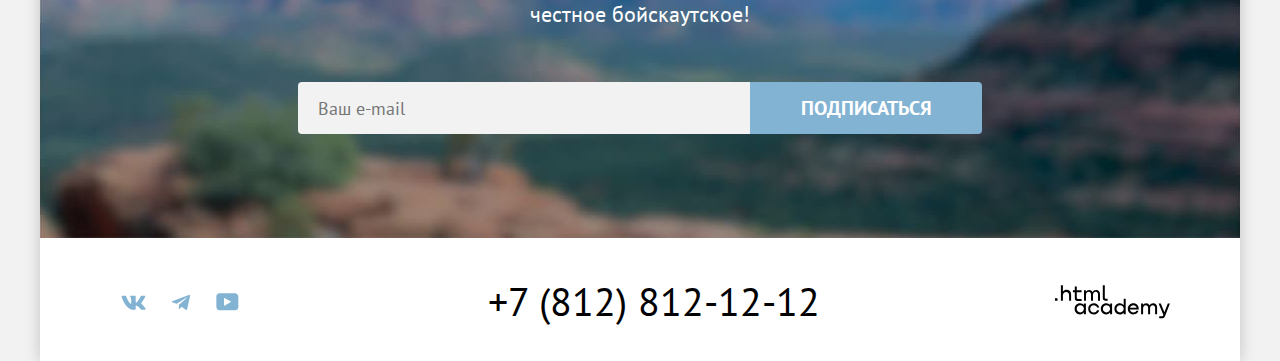
<file: modal.html>
<!DOCTYPE html>
<html lang="ru">
  <head>
    <meta charset="utf-8">
    <title>HTML Academy: Седона</title>
    <link rel="stylesheet" href="styles/styles.css">
    <link rel="icon" href="favicon.ico">
    <link rel="icon" type="image/png" href="image/favicon.png">
  </head>
  <body>
    <div class="page-container">
     <header class="main-header" data-test="header">
       <a class="logo" href="index.html">
         <img class="logo-sedona" src="image/logo_sedona.svg" alt="Лого Sedona." width="140" height="70">
       </a>
       <nav class="header-navigation">
         <ul class="navigation-list navigation-site">
           <li class="navigation-item item-marker">
             <a class="navigation-link navigation-link--current-home">Главная</a>
           </li>
           <li class="navigation-item item-marker">
             <a class="navigation-link link-interaction" href="#">О Седоне</a>
           </li>
           <li class="navigation-item item-marker">
             <a class="navigation-link link-interaction" href="catalog.html">Гостиницы</a>
           </li>
         </ul>

         <ul class="navigation-list navigation-user">
           <li class="navigation-item-user item-marker">
             <a class=" link-search link-interaction" href="#">
               <span class="visually-hidden">Поиск.</span>
             </a>
           </li>
           <li class="navigation-item-user item-marker">
             <a class=" link-user link-interaction" href="#">
               <span class="visually-hidden">Избранное.</span>
             </a>
             <span class="quantity">12</span>
           </li>
         </ul>
         <div class="container-button-heder">
           <a class="button button-brown header-button button-disabled" href="#">Хочу сюда!</a>
        </div>
      </nav>
    </header>

    <main class="main-index" data-test="main">
      <section class="hero" data-test="hero">
        <h1 class="visually-hidden">Добро пожаловать в Седону.</h1>
        <img class="hero-welcom" src="image/welcome_sedona.svg" alt="Вид на горы Седоны." width="458" height="352">
      </section>

      <section class="about" data-test="advantages">
        <div class="container-about-title">
          <h2 class="about-title main-title">Седона — небольшой городок в Аризоне, заслуживающий большего!</h2>
          <p class="about-intro main-intro">Рассмотрим причины, по которым Седона круче, чем Гранд-Каньон!</p>
        </div>
        <ul class="about-list">
          <li class="about-item-white item-marker">
            <div class="container-about-subtitle">
              <h3 class="subtitle-about about-white-subtitle">Настоящий городок</h3>
              <p class="about-description">Седона — не аттракцион для туристов, там течёт своя жизнь</p>
            </div>
            <img class="about-view" src="image/street.jpg" alt="улица Седоны." width="800" height="385">
          </li>
          <li class="about-item-black item-marker">
            <h3 class="subtitle-about">Небольшая площадь</h3>
            <p class="about-description">Все достопримечательности находятся очень близко</p>
          </li>
          <li class="about-item-black-road item-marker">
            <h3 class="subtitle-about">Красивая<br>дорога</h3>
            <p class="about-description">Ехать в Седону из Лас-Вегаса совсем не скучно!</p>
          </li>
          <li class="about-item-black item-marker">
            <h3 class="subtitle-about">Мало<br>туристов</h3>
            <p class="about-description">Большинство едет в Гранд Каньон и толпится там</p>
          </li>
          <li class="about-item-white item-marker about-item-white-reverse">
            <div class="container-about-subtitle">
              <h3 class="subtitle-about about-white-subtitle">Там есть мост&nbsp;Дьявола</h3>
              <p class="about-description">Да, по нему можно пройти! Если вы осмелитесь, разумеется</p>
            </div>
            <img class="about-view" src="image/bridge_diablo.jpg" alt="Вид на мост Дьявола." width="800" height="385">
          </li>
        </ul>
      </section>

      <section class="services" data-test="service">
        <div class="container-services-title">
          <h2 class="service-title main-title">Приезжайте в Седону отдохнуть в комфорте и уюте!</h2>
          <p class="services-intro main-intro">Опытный персонал и качественное обслуживание!</p>
        </div>
        <ul class="services-list">
          <li class="services-item-house item-marker">
            <div class="container-item-services">
              <h3 class="services-item-title subtitle-services">Жильё</h3>
              <p class="services-description">Рекомендуем пожить в&nbsp;настоящем&nbsp;мотеле, все&nbsp;как&nbsp;в кино!</p>
            </div>
          </li>
          <li class="services-item-food item-marker">
            <div class="container-item-services">
              <h3 class="services-item-title subtitle-services">Еда</h3>
              <p class="services-description">Всегда заказывайте топовый&nbsp;фирменный бургер, вы не разочаруетесь!</p>
            </div>
          </li>
          <li class="services-item-souvenirs item-marker">
            <div class="container-item-services">
              <h3 class="services-item-title subtitle-services">Сувениры</h3>
              <p class="services-description">Не только китайского, но&nbsp;и&nbsp;настоящего местного производства!</p>
            </div>
          </li>
        </ul>
      </section>

      <section class="booking" data-test="search">
        <h2 class="booking-title main-title">Заинтересовались?</h2>
        <p class="booking-intro main-intro">Укажите предполагаемые даты поездки, и&nbsp;мы&nbsp;покажем&nbsp;вам&nbsp;лучшие предложения&nbsp;гостиниц в Седоне</p>
        <a class="booking-link-button button button-brown button-disabled" href="#">Поиск гостиницы в Седоне</a>
      </section>

      <section class="subscription" data-test="subscribe">
        <div class="container-subscription-title">
          <h2 class="subscription-content subscription-title main-title">Подпишитесь на рассылку</h2>
          <p class="subscription-content main-intro">Только полезная информация и никакого спама, честное бойскаутское!</p>
        </div>
        <form class="subscription-form" action="https://echo.htmlacademy.ru/courses" method="post">
          <label for="newsletter-email" class="visually-hidden">E-mail.</label>
          <input class="field" type="email" name="newsletter" placeholder="Ваш e-mail" id="newsletter-email" required>
          <button class="button newsletter-button button-blue button-disabled" type="submit">Подписаться</button>
        </form>
      </section>
    </main>

    <footer class="main-footer" data-test="footer">
      <ul class="social-list">
        <li class="social-item item-marker">
          <a class="social-icon" href="https://vk.com/htmlacademy">
            <span class="visually-hidden">Vkontakte.</span>
            <svg xmlns="http://www.w3.org/2000/svg" width="25" height="15">
              <path fill-rule="evenodd" d="M24.12 1.8c.16-.54 0-.94-.8-.94H20.7c-.67 0-.98.34-1.15.73 0 0-1.33 3.2-3.22 5.27-.61.6-.9.8-1.23.8-.16 0-.41-.2-.41-.75v-5.1c0-.66-.19-.95-.74-.95H9.82c-.42 0-.67.3-.67.59 0 .62.95.76 1.04 2.51v3.8c0 .83-.15.98-.48.98-.9 0-3.06-3.2-4.34-6.88-.25-.72-.5-1-1.18-1H1.57c-.75 0-.9.34-.9.73 0 .68.89 4.07 4.14 8.55 2.17 3.06 5.23 4.72 8 4.72 1.68 0 1.88-.37 1.88-1v-2.32c0-.74.16-.88.7-.88.38 0 1.05.19 2.6 1.66 1.79 1.75 2.08 2.54 3.08 2.54h2.63c.75 0 1.12-.37.9-1.1-.23-.72-1.08-1.77-2.2-3.02-.62-.71-1.54-1.48-1.82-1.86-.39-.5-.28-.71 0-1.15 0 0 3.2-4.42 3.54-5.93Z" clip-rule="evenodd"/>
            </svg>
          </a>
        </li>
        <li class="social-item item-marker">
          <a class="social-icon" href="https://t.me/htmlacademy">
            <span class="visually-hidden">Telegram.</span>
            <svg xmlns="http://www.w3.org/2000/svg" width="18" height="16">
              <path d="M16.79.96.84 7.1c-1.09.44-1.08 1.05-.2 1.32l4.1 1.28 9.47-5.98c.44-.27.85-.13.52.17l-7.68 6.93-.28 4.22c.41 0 .6-.2.83-.41l1.99-1.94 4.13 3.06c.77.42 1.31.2 1.5-.71l2.72-12.8c.28-1.1-.43-1.61-1.16-1.28Z"/>
            </svg>
          </a>
        </li>
        <li class="social-item item-marker">
          <a class="social-icon" href="https://www.youtube.com/user/htmlacademyru">
            <span class="visually-hidden">Youtube.</span>
            <svg xmlns="http://www.w3.org/2000/svg" width="23" height="18">
              <path d="M18.94.36H3.51C1.65.36.33 1.95.33 3.76v10.09c0 1.91 1.32 3.5 3.18 3.5h15.65c1.64 0 3.17-1.59 3.17-3.4V3.76c-.22-1.8-1.53-3.4-3.39-3.4ZM7.99 12.89V4.82l7.34 4.04-7.34 4.03Z"/>
            </svg>
          </a>
        </li>
      </ul>
      <a class="tel-link" href="tel:+78128121212">+7 (812) 812-12-12</a>
      <a class="footer-logo-html" href="https://htmlacademy.ru/">
        <svg aria-hidden="true" focusable="false" xmlns="http://www.w3.org/2000/svg" width="115" height="34" role="img" aria-label="HTML-академия.">
          <path d="M0 13.26v2.6h2.5v-2.6H0ZM11.6 4.86c-1.6 0-2.8.7-3.6 1.7h-.1V.36h-2v15.5h2v-5.3c0-2.1 1.3-3.6 3.3-3.6 1.8 0 2.9 1.4 2.9 3.2v5.7h2v-6.1c.1-3-1.8-4.9-4.5-4.9ZM26.6 5.16h-4.8v-3.7h-2v3.8h-1.9v2h1.9v6c0 1.7 1 2.7 2.7 2.7h4.1v-2h-3.7c-.7 0-1.1-.4-1.1-1.1v-5.7h4.8v-2ZM41.1 4.96c-1.6 0-2.9.8-3.5 2.1h-.1c-.6-1.2-1.8-2.1-3.4-2.1-1.4 0-2.5.8-3.1 1.8h-.1v-1.6H29v10.6h2v-5.4c0-2 1-3.5 2.6-3.5 1.5 0 2.4 1 2.4 2.6v6.3h2v-5.6c0-2.4 1.4-3.3 2.6-3.3 1.5 0 2.4 1 2.4 2.6v6.3h2v-6.5c.1-2.5-1.4-4.3-3.9-4.3ZM47.8 13.06c0 1.7 1 2.7 2.8 2.7h2v-2h-1.7c-.7 0-1.1-.4-1.1-1.1V.36h-2v12.7ZM28.9 20.06c-.9-1.1-2.2-1.8-3.9-1.8-3.1 0-5.4 2.3-5.4 5.6s2.3 5.6 5.4 5.6c1.8 0 3-.8 3.8-1.9h.1v1.6h2v-10.6h-2v1.5Zm-3.6 7.4c-2.2 0-3.6-1.6-3.6-3.6s1.4-3.6 3.6-3.6 3.6 1.6 3.6 3.6c0 1.9-1.4 3.6-3.6 3.6ZM44.2 22.36c-.5-2.4-2.6-4.1-5.4-4.1a5.4 5.4 0 0 0-5.6 5.6c0 3.1 2.2 5.6 5.6 5.6 2.8 0 4.9-1.8 5.4-4.2h-2.1a3.4 3.4 0 0 1-3.3 2.3c-2.2 0-3.6-1.6-3.6-3.6s1.4-3.6 3.6-3.6c1.6 0 2.8 1 3.3 2.2h2.1v-.2ZM55.1 20.06c-.9-1.1-2.2-1.8-3.9-1.8-3.1 0-5.4 2.3-5.4 5.6s2.3 5.6 5.4 5.6c1.8 0 3-.8 3.8-1.9h.1v1.6h2v-10.6h-2v1.5Zm-3.6 7.4c-2.2 0-3.6-1.6-3.6-3.6s1.4-3.6 3.6-3.6 3.6 1.6 3.6 3.6c0 1.9-1.5 3.6-3.6 3.6ZM68.7 20.16c-.9-1.1-2.2-1.9-3.9-1.9-3.1 0-5.4 2.3-5.4 5.6s2.2 5.6 5.4 5.6c1.7 0 3-.8 3.8-1.8h.1v1.5h2v-15.4h-2v6.4Zm-3.6 7.3c-2.2 0-3.6-1.6-3.6-3.6s1.4-3.6 3.6-3.6 3.6 1.6 3.6 3.6c-.1 2-1.5 3.6-3.6 3.6ZM78.3 18.26c-3.3 0-5.5 2.5-5.5 5.6 0 3 2.1 5.6 5.5 5.6 2.5 0 4.5-1.3 5.2-3.6h-2.1c-.5 1-1.6 1.6-3 1.6-1.9 0-3.3-1.3-3.4-2.9h8.8c.2-3.6-2-6.3-5.5-6.3Zm0 1.9c1.7 0 3 1 3.3 2.6h-6.5c.3-1.5 1.5-2.6 3.2-2.6ZM98.2 18.26c-1.6 0-2.9.8-3.6 2h-.1c-.6-1.2-1.8-2-3.4-2-1.4 0-2.5.7-3.1 1.8v-1.5h-1.9v10.6h2v-5.4c0-2 1-3.4 2.6-3.5 1.5 0 2.4 1 2.4 2.6v6.3h2v-5.6c0-2.4 1.4-3.3 2.6-3.3 1.5 0 2.4 1 2.4 2.6v6.3h2v-6.5c.1-2.6-1.4-4.4-3.9-4.4ZM109.4 27.36l-3.6-8.9h-2.2l4.8 11.6c-.3.9-.7 1.2-1.7 1.2h-2.5v2h2.5c1.8 0 2.8-.8 3.5-2.6l4.7-12.2h-2.1l-3.4 8.9Z"/>
        </svg>
      </a>
    </footer>

    <div class="modal-container">
      <div class="modal-window">
        <button class="modal-button" type="button">
          <span class="visually-hidden">Закрыть окно поиска гостиницы.</span>
        </button>
        <section class="modal-content">
          <h2 class="modal-title">Поиск гостиницы в Седоне</h2>
          <form class="modal-booking" action="https://echo.htmlacademy.ru/courses" method="post">
            <fieldset class="modal-booking-date modal-booking-form">
              <legend class="visually-hidden">Даты бронирования.</legend>
              <div class="booking-date">
                <label for="arrival-date-input" class="label-info-date">Дата заезда:</label>
                <input class="date-input" type="text" name="arrival-date" id="arrival-date-input" placeholder="Укажите дату" value="27 апреля 2020" required>
                <span class="date-comment input-error-date">Мы не можем отправить вас в прошлое.</span>
              </div>
              <div class="booking-date">
                <label for="departure-date-input" class="label-info-date">Дата выезда:</label>
                <input class="date-input" type="text" name="departure-of-date" id="departure-date-input" placeholder="Укажите дату" value="1 сентября 2023" required>
                <span class="date-comment">На эти даты есть свободные номера. Пока есть.</span>
              </div>
            </fieldset>

            <fieldset class="number-of-guests modal-booking-form">
              <legend class="visually-hidden">Количество гостей.</legend>
              <div class="guest-age">
                <label for="adult-guests-input" class="label-info-guest label-info-age">Взрослые:</label>
                <button type="button" class="modal-minus-button modal-number-button">
                  <span class="visually-hidden">Уменьшить количество.</span>
                </button>
                <input type="number" name="adult-guests" value="2" placeholder="1" min="1" max="99" id="adult-guests-input" class="guests-number-input" required>
                <button type="button" class="modal-plus-button modal-number-button">
                  <span class="visually-hidden">Увеличить количество.</span>
                </button>
              </div>

              <div class="guest-age guest-age-children">
                <div class="info-children-tooltip ">
                  <label for="children-input" class="label-info-guest">Дети:</label>
                  <span class="tooltip">
                    <button class="tooltip-button" type="button" aria-labelledby="tooltip-label-date"></button>
                    <span class="tooltip-text" role="tooltip" id="tooltip-label-date">Укажите количество детей, которые будут с вами, возраст которых от 6 до 18 лет. Дети до 6 лет размещаются бесплатно.</span>
                  </span>
                </div>
                <button type="button" class="modal-minus-button modal-number-button">
                  <span class="visually-hidden">Уменьшить количество.</span>
                </button>
                <input type="number" name="children" value="2" placeholder="0" min="0" max="999" id="children-input" class="guests-number-input" required>
                <button type="button" class="modal-plus-button modal-number-button">
                  <span class="visually-hidden">Увеличить количество.</span>
                </button>
              </div>
            </fieldset>
            <button type="submit" class="modal-search-button button button-blue">Найти</button>
          </form>
        </section>
      </div>
    </div>
  </div>
  </body>
</html>
</file>
<file: styles/styles.css>
@font-face {
  font-family: "PT Sans";
  font-style: normal;
  font-weight: 400;
  src: url("../fonts/ptsans-400.woff2") format("woff2");
  font-display: swap;
}

@font-face {
  font-family: "PT Sans";
  font-style: normal;
  font-weight: 700;
  src: url("../fonts/ptsans-700.woff2") format("woff2");
  font-display: swap;
}

*,
*::before,
*::after {
  box-sizing: border-box;
}

html {
  height: 100%;
}

body {
  font-family: "PT Sans", "Arial", sans-serif;
  font-size: 18px;
  line-height: 21px;
  color: #000000;
  background-color: #f2f2f2;
  min-height: 100%;
  margin: 0;
  min-width: 1280px;
}

.page-container {
  display: flex;
  flex-direction: column;
  background-color: #ffffff;
  width: 1200px;
  min-height: 100vh;
  margin: 0 auto;
  box-shadow: 0 0 15px 0 rgba(0, 0, 0, 0.2);
}

.main-header {
  display: flex;
  flex-direction: row;
  width: 1060px;
  min-height: 64px;
  margin: 0 auto;
  position: relative;
  color: #000000;
  background-color: #ffffff;
}

.logo {
  position: absolute;
  top: 0;
  left: 0;
  width: 140px;
  min-height: 70px;
}

.logo-sedona {
  object-fit: contain;
  max-width: 100%;
}

.logo-catalog:hover {
  transform: scale(1.03);
}

.logo-catalog:active {
  transform: scale(1);
}

.navigation-list {
  margin: 0;
  padding: 0;
  flex-shrink: 0;
}

.header-navigation {
  display: flex;
  width: 1060px;
  padding-left: 168px;
  align-items: center;
}

.navigation-site {
  width: 465px;
  min-height: 64px;
  display: flex;
  flex-wrap: wrap;
  flex-direction: row;
  align-items: center;
  margin-right: auto;
}

.navigation-item {
  padding-left: 16px;
  padding-right: 16px;
  min-height: 64px;
}

.navigation-user {
  display: flex;
  flex-wrap: wrap;
  max-width: 132px;
  align-items: center;
  min-height: 64px;
  margin-right: 20px;
  justify-content: flex-start;
}

.navigation-item-user {
  width: 44px;
  min-height: 64px;
  padding-left: 12px;
  padding-right: 12px;
  position: relative;
}

.main-index {
  color: #333333;
  text-align: center;
  width: 1200px;
  margin: auto;
  flex-grow: 1;
}

.visually-hidden {
  position: absolute;
  width: 1px;
  height: 1px;
  margin: -1px;
  border: 0;
  padding: 0;
  white-space: nowrap;
  -webkit-clip-path: inset(100%);
          clip-path: inset(100%);
  clip: rect(0 0 0 0);
  overflow: hidden;
}

.button {
  font-family: inherit;
  font-weight: 700;
  text-transform: uppercase;
  color: #ffffff;
  text-align: center;
  text-decoration: none;
  border-radius: 4px;
  border: none;
  cursor: pointer;
}

.header-button {
  font-size: 16px;
  width: 160px;
  display: inline-block;
  line-height: 20px;
  padding-top: 8px;
  padding-bottom: 8px;
  word-wrap: break-word;
  flex-shrink: 0;
  margin: 5px 0;
}

.container-button-heder {
  width: 160px;
  flex-wrap: wrap;
}

.booking-link-button {
  font-size: 20px;
  line-height: 36px;
  width: 376px;
  padding-top: 8px;
  padding-bottom: 8px;
  display: inline-block;
  word-wrap: break-word;
  margin: 5px;
}

.newsletter-button {
  font-size: 20px;
  line-height: 36px;
  width: 232px;
  padding-top: 8px;
  padding-bottom: 8px;
  display: inline-block;
  border-radius: 0 4px 4px 0;
  word-wrap: break-word;
}

.button-brown {
  background-color: #756157;
}

.button-brown:hover {
  background-color: #615048;
}

.button-brown:focus-visible {
  background-color: #615048;
}

.button-brown:active {
  background-color: #756157;
  color: rgba(255, 255, 255, 0.3);
}

.button-blue {
  background-color: #82b3d3;
}

.button-blue:hover {
  background-color: #68a2ca;
}

.button-blue:focus-visible {
  background-color: #68a2ca;
}

.button-blue:active {
  background-color: #82b3d3;
  color: rgba(255, 255, 255, 0.3);
}

.button-disabled:disabled {
  background-color: #e5e5e5;
}

.navigation-link {
  font-size: 20px;
  line-height: 24px;
  font-weight: 700;
  color: inherit;
  text-decoration: none;
  display: inline-block;
  padding-top: 20px;
  padding-bottom: 20px;
}

.navigation-link--current-home {
  position: relative;
}

.navigation-link--current-home::after {
  content: "";
  width: 68px;
  height: 2px;
  background-color: #756257;
  display: block;
  position: absolute;
  top: 63px;
}

.navigation-link--current-hotels {
  position: relative;
}

.navigation-link--current-hotels::after {
  content: "";
  width: 93px;
  height: 2px;
  background-color: #756257;
  display: block;
  position: absolute;
  top: 63px;
}

.item-marker {
  list-style-type: none;
}

.link-search {
  background-image: url("../image/decor_images/icon_search.svg");
  background-repeat: no-repeat;
  background-position: center;
  padding-top: 22px;
  padding-bottom: 22px;
  width: 20px;
  height: 64px;
  display: block;
}

.link-interaction:hover,
.link-interaction:focus-visible {
  opacity: 0.5;
}

.link-interaction:active {
  opacity: 0.3;
}

.link-user {
  background-image: url("../image/decor_images/icon-heart.svg");
  background-repeat: no-repeat;
  background-position: center;
  padding-top: 22px;
  padding-bottom: 22px;
  width: 20px;
  height: 64px;
  display: block;
}

.quantity {
  font-size: 10px;
  line-height: 10px;
  color: #ffffff;
  text-align: center;
  background-color: #7db54f;
  min-width: 20px;
  min-height: 20px;
  padding-left: 4px;
  padding-right: 4px;
  padding-top: 5px;
  display: block;
  border-radius: 50%;
  position: absolute;
  top: 11px;
  left: 20px;
}

.hero {
  background-image: url("../image/decor_images/white_hero.svg"), url("../image/decor_images/index_background.jpg");
  background-color: #5d94ba;
  background-repeat: no-repeat;
  background-position: center bottom, center;
  background-size: 100%, cover;
  min-height: 485px;
  padding: 51px 0 75px;
}

.hero-welcom {
  object-fit: contain;
  max-width: 100%;
}

.container-about-title {
  max-width: 680px;
  min-height: 282px;
  margin: 0 auto;
  padding-top: 69px;
  padding-bottom: 69px;
  word-wrap: break-word;
}

.about-title {
  margin-top: 0;
  margin-bottom: 25px;
}

.about-intro {
  margin: 0;
}

.about-list {
  display: flex;
  flex-wrap: wrap;
  margin: 0;
  padding: 0;
}

.main-title {
  color: #000000;
  font-weight: 700;
  font-size: 30px;
  line-height: 36px;
  text-transform: uppercase;
}

.main-intro {
  color: #333333;
  font-size: 22px;
  line-height: 26px;
}

.subscription-content {
  color: #ffffff;
  margin: 0;
}

.field {
  font-family: inherit;
  font-size: 18px;
  line-height: 24px;
  color: #000000;
  border: none;
  padding: 0 20px;
  height: 52px;
  width: 452px;
  border-radius: 4px 0 0 4px;
  background-color: #f2f2f2;
}

.field:hover {
  background-color: #e6e6e6;
}

.field:focus {
  background-color: #e6e6e6;
}

.field:active {
  background-color: #f2f2f2;
  outline: 2px solid #000000;
  color: #000000;
}

.subtitle-about {
  font-size: 24px;
  line-height: 28px;
  font-weight: 700;
  text-transform: uppercase;
  color: #000000;
  margin: 0;
  margin-bottom: 30px;
}

.subtitle-about::after {
  margin: 0 auto;
  margin-top: 30px;
  width: 60px;
  height: 2px;
  background-color: rgba(0, 0, 0, 0.3);
  content: "";
  display: block;
}

.about-white-subtitle {
  color: #ffffff;
}

.about-white-subtitle::after {
  margin: 0 auto;
  margin-top: 30px;
  width: 60px;
  height: 2px;
  background-color: rgba(255, 255, 255, 0.3);
  content: "";
  display: block;
}

.subtitle-services {
  font-size: 24px;
  line-height: 28px;
  font-weight: 700;
  text-transform: uppercase;
  color: #000000;
  margin: 0;
  margin-bottom: 30px;
}

.about-description {
  margin: 0;
}

.about-item-white {
  color: #ffffff;
  background-color: #82b3d3;
  max-width: 1200px;
  display: flex;
  align-items: center;
  min-height: 385px;
  width: 100%;
}

.about-item-white-reverse {
  flex-direction: row-reverse;
}

.about-item-black-road {
  width: 400px;
  min-height: 385px;
  background-color: rgba(131, 179, 211, 0.2);
  padding-left: 80px;
  padding-right: 80px;
  padding-top: 113px;
  padding-bottom: 112px;
}

.about-view {
  object-fit: contain;
  max-width: 800px;
}

.about-item-black {
  width: 400px;
  min-height: 385px;
  padding-left: 80px;
  padding-right: 80px;
  padding-top: 113px;
  padding-bottom: 112px;
  background-color: rgba(131, 179, 211, 0.12);
}

.container-about-subtitle {
  padding-left: 80px;
  padding-right: 80px;
  padding-top: 102px;
  padding-bottom: 102px;
  width: 400px;
  flex-shrink: 0;
}

.container-services-title {
  width: 518px;
  margin: 0 auto;
  min-height: 246px;
  padding-top: 64px;
  padding-bottom: 64px;
}

.service-title {
  margin: 0;
  margin-bottom: 20px;
}

.services-intro {
  margin: 0;
}

.services-list {
  display: flex;
  flex-wrap: wrap;
  margin: 0;
  padding: 0;
  min-height: 385px;
}

.container-item-services {
  width: 230px;
  min-height: 121px;
  margin: 0 auto;
}

.services-item-food {
  background-color: #ffffff;
  background-image: url("../image/decor_images/food_icon.svg");
  background-repeat: no-repeat;
  background-position: 163px 82px;
  list-style-type: none;
  width: 400px;
  padding-top: 184px;
  padding-bottom: 30px;
}

.services-item-souvenirs {
  background-color: rgba(131, 179, 211, 0.12);
  background-image: url("../image/decor_images/souvenirs_icon.svg");
  background-position: 168px 79px;
  background-repeat: no-repeat;
  list-style-type: none;
  width: 400px;
  padding-top: 184px;
  padding-bottom: 30px;
}

.services-item-house {
  background-color: rgba(131, 179, 211, 0.12);
  background-image: url("../image/decor_images/house_icon.svg");
  background-position: 163px 81px;
  background-repeat: no-repeat;
  list-style-type: none;
  width: 400px;
  padding-top: 184px;
  padding-bottom: 30px;
}

.services-description {
  margin: 0;
}

.booking {
  width: 610px;
  min-height: 406px;
  margin: 0 auto;
  padding-top: 96px;
  padding-bottom: 90px;
}

.booking-title {
  margin: 0;
  margin-bottom: 20px;
}

.booking-intro {
  margin: 0;
  margin-bottom: 49px;
}

.subscription {
  width: 100%;
  min-height: 415px;
  background-image: url("../image/decor_images/background_subscription.jpg");
  background-color: #5d94ba;
  background-repeat: no-repeat;
  background-size: cover;
  padding-top: 96px;
  padding-bottom: 90px;
}

.container-subscription-title {
  width: 475px;
  min-height: 158px;
  margin: 0 auto;
  padding-bottom: 15px;
}

.subscription-title {
  margin: 0;
  margin-bottom: 20px;
}

.subscription-intro {
  margin: 0;
}

.subscription-form {
  display: flex;
  width: 684px;
  margin: 5px auto;
  flex-wrap: wrap;
}

.main-footer {
  display: flex;
  width: 1060px;
  margin: 0 auto;
  min-height: 120px;
  flex-direction: row;
  justify-content: space-between;
  align-items: center;
  padding-top: 3px;
}

.social-list {
  display: flex;
  flex-shrink: 0;
  width: 142px;
  min-height: 120px;
  padding: 0;
  margin: 0;
  justify-content: flex-start;
  align-items: center;
  flex-wrap: wrap;
}

.social-item {
  height: 42px;
  text-align: center;
}

.social-icon {
  width: 47px;
  height: 42px;
  display: inline-block;
  padding-top: 13px;
  fill: #83b3d3;
}

.social-icon:hover,
.social-icon:focus {
  fill: #68a2ca;
}

.social-icon:active {
  fill: #68a2ca4d;
}

a[href^="tel:"] {
  font-size: 40px;
  line-height: 40px;
  color: #000000;
  text-decoration: none;
}

a[href^="tel:"]:hover,
a[href^="tel:"]:focus {
  color: #756157;
}

a[href^="tel:"]:active {
  color: rgba(117, 97, 87, 0.3);
}

.footer-logo-html {
  width: 115px;
  height: 33px;
  fill: #000000;
}

.footer-logo-html:hover,
.footer-logo-html:focus {
  fill: #756157;
}

.footer-logo-html:active {
  fill: #7561574d;
}


/*catalog*/

.button-catalog-filter {
  font-size: 16px;
  line-height: 20px;
  width: 191px;
  padding-top: 8px;
  padding-bottom: 8px;
  display: inline-block;
  word-wrap: break-word;
  margin-top: 56px;
}

.button-reset {
  font-family: inherit;
  background-color: transparent;
  width: 191px;
  padding-top: 8px;
  padding-bottom: 8px;
  display: inline-block;
  word-wrap: break-word;
  margin-top: 32px;
  margin-bottom: 0;
}

.button-reset:hover {
  opacity: 0.6;
}

.button-reset:active {
  color: rgba(255, 255, 255, 0.3);
}

.button-reset:disabled {
  opacity: 0.1;
}

.card-button {
  font-family: inherit;
  font-size: 16px;
  line-height: 20px;
  width: 140px;
  display: inline-block;
  padding-top: 8px;
  padding-bottom: 8px;
  margin: auto 0;
  margin-bottom: 17px;
  word-wrap: break-word;
}

.button-selection-green {
  font-size: 16px;
  line-height: 20px;
  background-color: #7db54f;
}

.button-selection-green:hover {
  background-color: #6c9e42;
}

.button-selection-green:focus-visible {
  background-color: #6c9e42;
}

.button-selection-green:active {
  background-color: #7db54f;
  color: rgba(255, 255, 255, 0.3);
}

.catalog-hotel-rating {
  font-size: 16px;
  display: inline-block;
  line-height: 20px;
  color: #333333;
  text-align: center;
  text-transform: uppercase;
  padding-top: 8px;
  padding-bottom: 8px;
  margin: 0 auto;
  width: 140px;
  background-color: #f2f2f2;
  border-radius: 4px;
  border: none;
  min-height: 36px;
}

.pagination-list {
  display: grid;
  margin: 0;
  width: 400px;
  grid-template-columns: repeat(6, 60px);
  gap: 8px;
  padding: 0;
}

.pagination-link-button {
  color: #ffffff;
  font-size: 20px;
  font-weight: 700;
  text-align: center;
  text-decoration: none;
  min-height: 60px;
  min-width: 60px;
  background-color: #82b3d3;
  border-radius: 4px;
  cursor: pointer;
  display: inline-block;
  line-height: 60px;
}

.pagination-link-button-interval {
  color: #000000;
  font-size: 20px;
  font-weight: 700;
  text-align: center;
  text-decoration: none;
  min-height: 60px;
  min-width: 60px;
  background-color: #ffffff;
  border-radius: 4px;
  cursor: pointer;
  display: inline-block;
  line-height: 60px;
}

.pagination-current {
  color: #000000;
  background-color: #f2f2f2;
}

.filter {
  color: #ffffff;
  background-image: url("../image/decor_images/background.jpg");
  background-color: #5d94ba;
  background-repeat: no-repeat;
  background-position: center;
  background-size: cover;
  min-height: 412px;
  padding-top: 35px;
  padding-bottom: 50px;
}

.filter-title {
  font-size: 60px;
  line-height: 78px;
  font-weight: 700;
  text-align: left;
  margin: 0;
  margin-left: 70px;
  margin-bottom: 8px;
}

.breadcrumbs-list {
  display: flex;
  flex-wrap: wrap;
  margin: 0;
  margin-left: 70px;
  margin-right: 70px;
  margin-bottom: 40px;
  padding: 0;
  min-width: 114px;
  align-items: center;
}

.breadcrumbs-item {
  font-size: 16px;
  line-height: 21px;
  text-align: left;
  position: relative;
  margin-right: 28px;
}

.breadcrumbs-link:hover {
  opacity: 0.6;
}

.breadcrumbs-link:active {
  opacity: 0.3;
}

.breadcrumbs-item:not(:last-child)::after {
  position: absolute;
  content: "";
  width: 8px;
  height: 21px;
  display: block;
  background-image: url("../image/decor_images/arrow_forward.svg");
  background-repeat: no-repeat;
  background-position: center;
  top: 0;
  right: -18px;
}

.breadcrumbs-link-home {
  background-image: url("../image/decor_images/icon_home.svg");
  background-repeat: no-repeat;
  background-position: center;
  height: 21px;
  width: 13px;
  display: block;
}

.control {
  display: flex;
  align-items: center;
}

.control-input[type="checkbox"] {
  -webkit-appearance: none;
          appearance: none;
  background-color: #ffffff;
  min-width: 20px;
  min-height: 20px;
  margin: 0;
  border-radius: 4px;
  margin-right: 16px;
  cursor: pointer;
}

.control-input[type="checkbox"]:checked {
  background-image: url("../image/decor_images/check.svg");
  background-repeat: no-repeat;
  background-position: top 5px left 4px;
}

.control-input[type="radio"] {
  -webkit-appearance: none;
          appearance: none;
  background-color: #ffffff;
  min-width: 20px;
  min-height: 20px;
  margin: 0;
  border-radius: 50%;
  margin-right: 16px;
  cursor: pointer;
}

.control-input[type="radio"]:checked {
  background-color: #3f5e72;
  box-shadow: inset 0 0 0 5px #ffffff;
}

.control:hover {
  opacity: 0.6;
}

.control:active {
  opacity: 0.3;
}

.filter-catalog {
  display: flex;
  flex-direction: row;
  width: 1060px;
  margin: 0 auto;
}

.filter-catalog-group {
  border: none;
  text-align: left;
  margin: 0;
  padding: 0;
  width: 220px;
  padding-right: 15px;
}

.filter-catalog-group-title {
  font-size: 20px;
  line-height: 24px;
  font-weight: 700;
  margin-bottom: 32px;
  padding: 0;
  text-transform: capitalize;
}

.filter-catalog-list {
  font-size: 18px;
  line-height: 23px;
  padding: 0;
  margin: 0;
}

.filter-catalog-item {
  margin-bottom: 16px;
}

.filter-catalog-group-house {
  margin-right: 72px;
}

.container-price-button {
  width: 191px;
}

.filter-price {
  font-family: inherit;
  font-size: 18px;
  line-height: 24px;
  color: #000000;
  position: relative;
}

.container-price {
  display: flex;
  margin-bottom: 5px;
}

.filter-catalog-group-price {
  width: 288px;
  padding: 0;
  margin-right: 70px;
}

.filter-price-min {
  position: absolute;
  top: 12px;
  right: 20px;
  color: #aaaaaa;
}

.filter-price-max {
  position: absolute;
  top: 12px;
  right: 20px;
  color: #aaaaaa;
}

.catalog-price-input-min {
  font-family: inherit;
  font-size: 18px;
  line-height: 24px;
  font-weight: 700;
  color: #000000;
  width: 143px;
  height: 48px;
  border-radius: 4px 0 0 4px;
  border: none;
  padding-left: 20px;
  padding-right: 40px;
  margin-right: 2px;
  background-color: #f2f2f2;
}

.catalog-price-input-max {
  font-family: inherit;
  font-size: 18px;
  line-height: 24px;
  font-weight: 700;
  color: #000000;
  width: 143px;
  height: 48px;
  border-radius: 0 4px 4px 0;
  border: none;
  padding-left: 20px;
  padding-right: 40px;
  background-color: #f2f2f2;
}

.catalog-price-input:hover {
  background-color: #e6e6e6;
}

.catalog-price-input:focus {
  background-color: #e6e6e6;
}

.catalog-price-input:active {
  background-color: #f2f2f2;
  outline: 2px solid #000000;
}

.range-scale {
  height: 4px;
  width: 287px;
  background-color: rgba(255, 255, 255, 0.3);
  margin-top: 44px;
  position: relative;
}

.range-bar {
  height: 4px;
  background-color: #ffffff;
  position: absolute;
}

.range-toggle {
  position: absolute;
  width: 20px;
  height: 20px;
  border: none;
  border-radius: 4px;
  background-color: #ffffff;
  cursor: pointer;
  top: -8px;
}

.range-toggle:hover {
  box-shadow: 0 4px 4px rgba(0, 0, 0, 0.25);
}

.range-toggle:focus {
  box-shadow: 0 4px 4px rgba(0, 0, 0, 0.25);
}

.range-toggle:active {
  box-shadow: 0 4px 4px rgba(0, 0, 0, 0.25);
  outline: 2px solid #83b3d3;
}

.toggle-min {
  top: -8px;
}

.toggle-max {
  top: -8px;
  right: -1px;
}

.container-hotel-select {
  display: flex;
  width: 1060px;
  margin-bottom: 40px;
  align-items: center;
}

.catalog-view-list {
  display: grid;
  grid-template-columns: repeat(3, 48px);
  align-items: center;
  gap: 8px;
  padding: 0;
  margin: 0;
  margin-left: auto;
}

.catalog-select-control {
  font-family: inherit;
  font-size: 18px;
  line-height: 21px;
  color: #333333;
  background-color: #ffffff;
  width: 292px;
  height: 49px;
  border-radius: 4px;
  border: 2px solid #e5e5e5;
  padding: 12px 50px 12px 20px;
  margin-right: 70px;
  margin-left: auto;
  -webkit-appearance: none;
          appearance: none;
  appearance: none;
}

.catalog-select-control::-ms-expand {
  display: none;
}

.catalog-select-control:hover,
.catalog-select-control:focus {
  border-color: #68a2ca;
}

.catalog-select-control:active {
  border-color: #3f5e72;
}

.catalog-select-control:disabled {
  border-color: rgba(0, 0, 0, 0.3);
  color: rgba(0, 0, 0, 0.3);
}

.catalog-select-control:disabled + .select-container::after {
  opacity: 0.3;
}

.select-container {
  position: relative;
  width: 292px;
}

.select-container::after {
  background-image: url("../image/decor_images/arrow_down.svg");
  background-repeat: no-repeat;
  width: 12px;
  height: 12px;
  content: "";
  display: block;
  position: absolute;
  margin-left: 260px;
  margin-top: -28px;
  pointer-events: none;
}

.catalog-card-search {
  margin: 0;
  text-align: start;
  width: 538px;
  padding-right: 30px;
}

.view-card-link {
  background-image: url("../image/decor_images/icon_view_card.svg");
  display: block;
  background-repeat: no-repeat;
  background-position: center;
  width: 48px;
  height: 48px;
  border: 2px solid #e6e6e6;
  border-radius: 4px;
}

.view-big-card-link {
  background-image: url("../image/decor_images/icon_view_big_card.svg");
  display: block;
  background-repeat: no-repeat;
  background-position: center;
  width: 48px;
  height: 48px;
  border: 2px solid #e6e6e6;
  border-radius: 4px;
}

.view-list-link {
  background-image: url("../image/decor_images/icon_view_list.svg");
  display: block;
  background-repeat: no-repeat;
  background-position: center;
  width: 48px;
  height: 48px;
  border: 2px solid #e6e6e6;
  border-radius: 4px;
}

.view-link--current {
  border: 2px solid #000000;
}

.view-link:hover {
  border: 2px solid #000000;
}

.view-link:active {
  border: 2px solid #000000;
}

.catalog-hotel {
  padding-left: 70px;
  padding-right: 70px;
  padding-top: 50px;
  padding-bottom: 60px;
  width: 1200px;
}

.catalog-card-list {
  display: grid;
  grid-template-columns: 340px 340px 340px;
  margin: 0;
  margin-bottom: 40px;
  padding: 0;
  gap: 20px;
}

.container-card-list::after {
  margin-top: 40px;
  margin-bottom: 40px;
  width: 100%;
  height: 1px;
  background-color: #e6e6e6;
  display: block;
  content: "";
}

.catalog-card-item {
  display: grid;
  grid-template-columns: 140px 140px;
  grid-template-rows: 1fr;
  column-gap: 20px;
  padding: 20px;
  border: 1px solid #e6e6e6;
  border-radius: 4px;
}

.card-photo {
  object-fit: contain;
  max-width: 100%;
}

.card-photo:hover {
  opacity: 0.85;
}

.card-photo:active {
  opacity: 0.7;
}

.card-link-img {
  grid-column: 1 / 3;
  grid-row: 1 / 2;
  min-height: 212px;
  width: 300px;
}

.catalog-card-link-title {
  text-decoration: none;
  grid-column: 1 / 3;
  grid-row: 2 / 3;
}

.catalog-card-link-title:hover {
  opacity: 0.6;
}

.catalog-card-link-title:active {
  opacity: 0.4;
}

.catalog-card-title {
  font-size: 24px;
  line-height: 28px;
  font-weight: 700;
  color: #000000;
  margin: 0;
  padding-top: 12px;
  text-align: start;
}

.type {
  margin: 0;
  padding-top: 16px;
  padding-bottom: 10px;
  text-align: start;
  font-size: 18px;
  line-height: 21px;
}

.price {
  margin: 0;
  padding-top: 16px;
  padding-bottom: 14px;
  text-align: end;
  font-size: 18px;
  line-height: 21px;
}

.four-stars {
  width: 89px;
}

.three-stars {
  width: 65px;
}

.two-stars {
  width: 41px;
}

.catalog-hotel-stars {
  background-image: url("../image/decor_images/star.svg");
  height: 17px;
  background-repeat: space;
  margin: 0;
  align-self: center;
}

.subscription-catalog {
  background-image: none;
  background-color: #ffffff;
}

/**modal**/

.modal-container {
  display: flex;
  position: fixed;
  top: 0;
  left: 0;
  width: 100%;
  height: 100%;
  background-color: rgba(242, 242, 242, 0.8);
}

.modal-window {
  display: flex;
  flex-direction: column;
  width: 717px;
  height: 576px;
  background-color: #ffffff;
  border-radius: 30px;
  box-shadow: 0 25px 50px 0 rgba(0, 0, 0, 0.15);
  padding: 64px 70px;
  margin: auto;
  position: relative;
  overflow-y: auto;
}

.modal-button {
  position: absolute;
  width: 52px;
  height: 52px;
  border-radius: 50%;
  border: none;
  padding: 0;
  background-color: #f2f2f2;
  top: 64px;
  right: 52px;
  cursor: pointer;
}

.modal-button:hover {
  background-color: #e6e6e6;
}

.modal-button:active {
  background-color: #e6e6e6;
}

.modal-button:active::before,
.modal-button:active::after {
  background-color: #a1a1a1;
}

.modal-button::before,
.modal-button::after {
  content: "";
  display: block;
  position: absolute;
  background-color: #000000;
  width: 2px;
  height: 18px;
  top: 18px;
  left: 26px;
}

.modal-button::after {
  transform: rotate(-45deg);
}

.modal-button::before {
  transform: rotate(45deg);
}

.modal-title {
  font-family: inherit;
  font-size: 30px;
  font-weight: 700;
  line-height: 36px;
  color: #000000;
  text-transform: uppercase;
  margin: 0;
  margin-bottom: 64px;
}

.modal-booking-form {
  border: none;
  margin: 0;
  padding: 0;
}

.modal-search-button {
  display: block;
  border-radius: 10px;
  width: 100%;
  font-family: "PT Sans", "Arial", sans-serif;
  font-size: 20px;
  font-weight: 700;
  line-height: 24px;
  padding-top: 18px;
  padding-bottom: 18px;
  margin-top: 10px;
}

.date-input {
  border-radius: 4px;
  border: none;
  background-color: #f2f2f2;
  background-image: url("../image/decor_images/date.svg");
  background-repeat: no-repeat;
  background-position: center right 20px;
  padding: 12px 50px 12px 20px;
  width: calc(100% - 137px);
  font-family: inherit;
  font-size: 18px;
  line-height: 24px;
  font-weight: 700;
  color: #000000;
}

.date-input:hover {
  background-color: #e6e6e6;
}

.date-input:focus {
  background-color: #e6e6e6;
}

.date-input:active {
  background-color: #f2f2f2;
  outline: 2px solid #000000;
  color: #000000;
}

.booking-date {
  display: flex;
  flex-wrap: wrap;
  justify-content: space-between;
  margin: 0;
  width: 100%;
}

.date-comment {
  padding-top: 4px;
  color: #333333;
  padding-left: 157px;
  padding-bottom: 23px;
  font-size: 16px;
  line-height: 21px;
  width: 100%;
}

.input-error-date {
  color: #ff5757;
}

.guest-age {
  display: flex;
  margin-bottom: 10px;
  align-items: center;
}

.label-info-date {
  font-size: 20px;
  font-weight: 700;
  line-height: 24px;
  text-transform: capitalize;
  width: 137px;
  padding-right: 10px;
  align-self: center;
}

.label-info-guest {
  font-size: 20px;
  font-weight: 700;
  line-height: 24px;
  text-transform: capitalize;
}

.label-info-age {
  width: 137px;
  padding-right: 10px;
}

.info-children-tooltip {
  padding-right: 36px;
  padding-left: 20px;
  position: relative;
  margin-right: 46px;
}

.tooltip {
  position: absolute;
  width: 26px;
  height: 26px;
  right: 0;
}

.tooltip-button {
  display: block;
  width: 26px;
  height: 26px;
  border: none;
  padding: 0;
  margin: 0;
  border-radius: 50%;
  background-color: #83b3d3;
  background-image: url("../image/decor_images/info.svg");
  background-position: center;
}

.tooltip-text {
  position: absolute;
  background-color: #333333;
  color: #ffffff;
  font-family: inherit;
  font-size: 16px;
  font-weight: 400;
  line-height: 20px;
  padding: 20px 18px 23px 22px;
  width: 256px;
  border-radius: 10px;
  margin-top: 15px;
  left: 50%;
  transform: translate(-50%);
  top: 100%;
  text-transform: none;
  display: none;
  box-shadow: 0 15px 30px 0 rgba(0, 0, 0, 0.3);
  z-index: 1;
}

.tooltip-text::after {
  content: "";
  background-image: url("../image/decor_images/triangle.svg");
  width: 19px;
  height: 9px;
  position: absolute;
  bottom: 100%;
  left: 0;
  right: 0;
  margin-left: auto;
  margin-right: auto;
}

.tooltip-button:hover {
  background-color: #68a2ca;
}

.tooltip-button:hover + .tooltip-text,
.tooltip-button:focus + .tooltip-text {
  display: block;
}

.number-of-guests {
  display: flex;
  flex-wrap: wrap;
  justify-content: space-between;
  margin-bottom: 38px;
}

.guests-number-input {
  width: 31px;
  min-height: 48px;
  background-color: #f2f2f2;
  border: none;
  text-align: center;
  font-family: inherit;
  font-size: 18px;
  font-weight: 700;
  line-height: 20px;
  color: #000000;
}

.guests-number-input::placeholder {
  color: #000000;
}

.guests-number-input::-webkit-outer-spin-button,
.guests-number-input::-webkit-inner-spin-button {
  -webkit-appearance: none;
          appearance: none;
  margin: 0;
}

.guests-number-input {
  -webkit-appearance: textfield;
          appearance: textfield;
}

.modal-number-button {
  min-width: 40px;
  height: 48px;
  border: none;
  background-color: #f2f2f2;
  padding: 0;
}

.modal-minus-button {
  border-radius: 4px 0 0 4px;
  position: relative;
}

.modal-plus-button {
  border-radius: 0 4px 4px 0;
  position: relative;
}

.modal-minus-button::before {
  position: absolute;
  content: "";
  display: block;
  width: 14px;
  height: 2px;
  background-color: #cdc7c4;
  left: 13px;
}

.modal-plus-button::before,
.modal-plus-button::after {
  position: absolute;
  content: "";
  display: block;
  width: 14px;
  height: 2px;
  background-color: #cdc7c4;
  left: 13px;
}

.modal-plus-button::after {
  transform: rotate(90deg);
}

.modal-minus-button:hover::before,
.modal-plus-button:hover::before,
.modal-plus-button:hover::after {
  background-color: #000000;
}

.modal-minus-button:active::before,
.modal-plus-button:active::before,
.modal-plus-button:active::after {
  background-color: #cccccc;
}

.modal-container-close {
  display: none;
}
</file>
